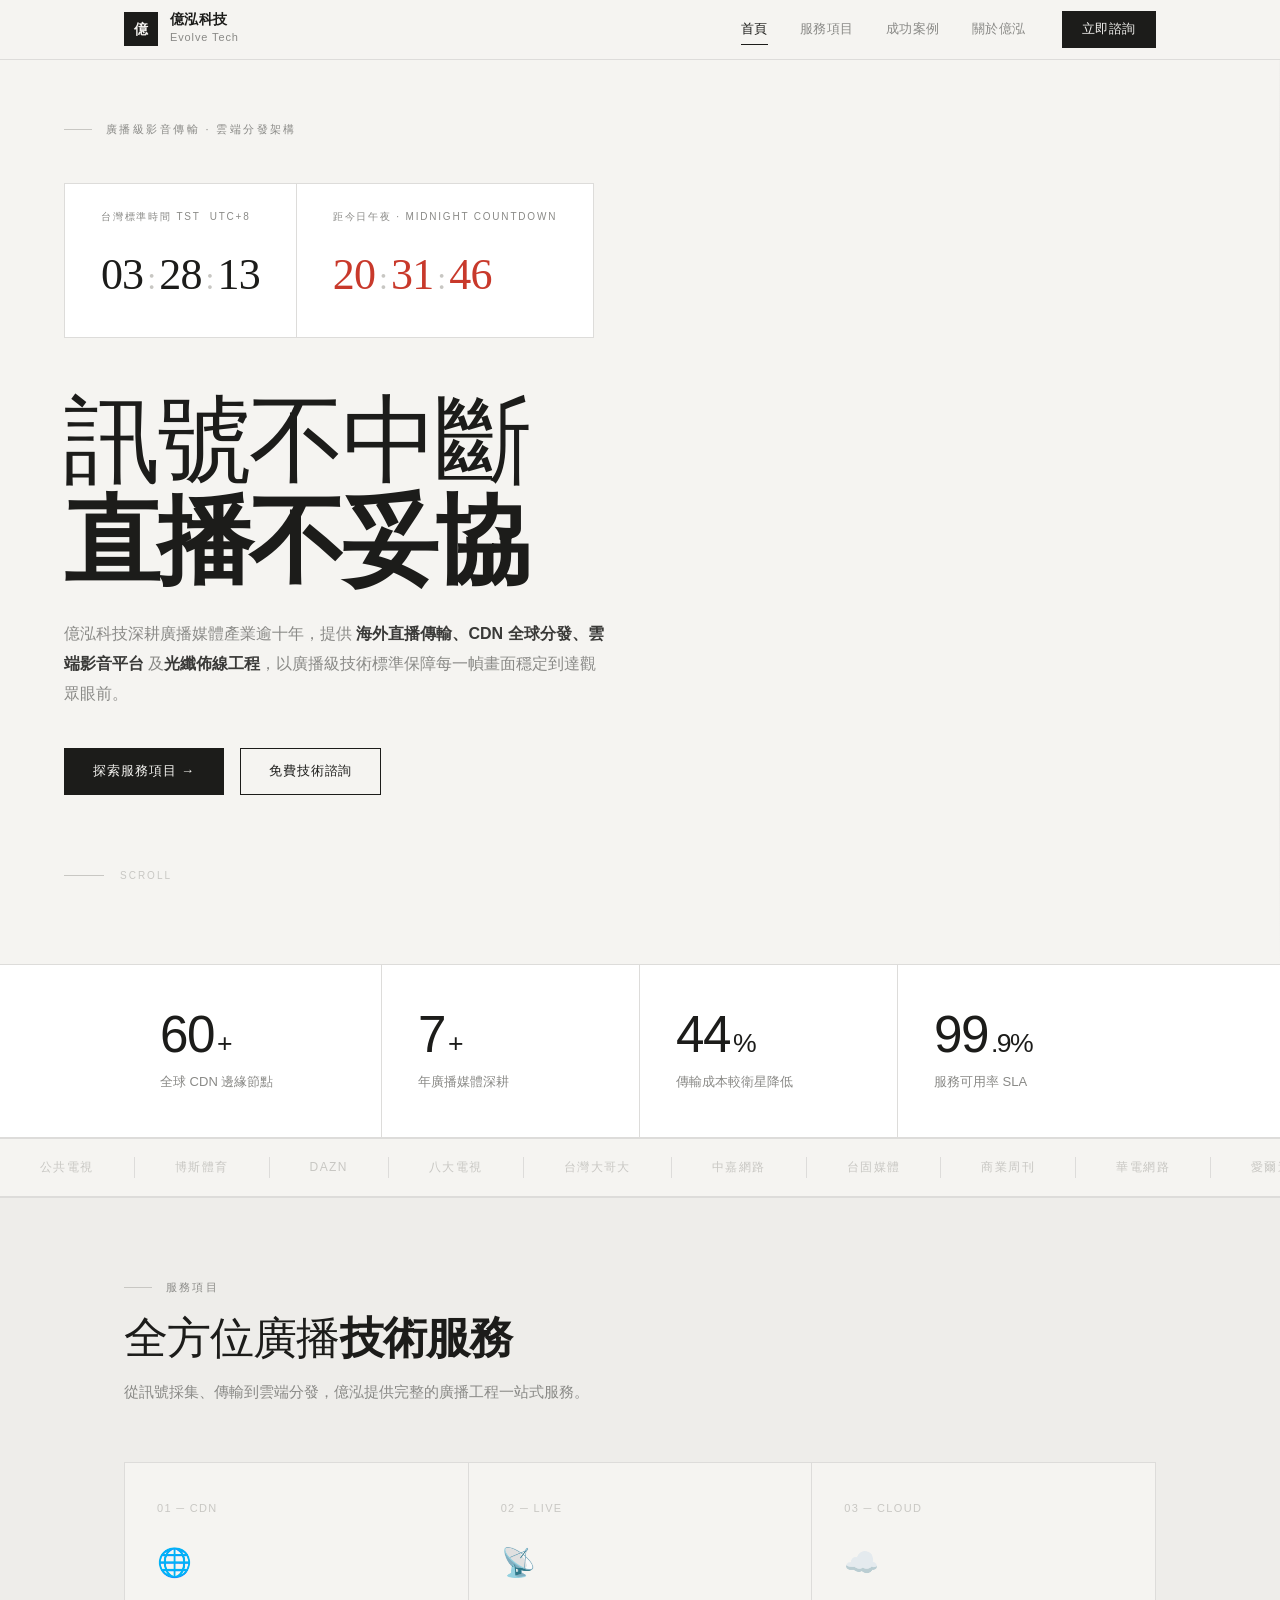
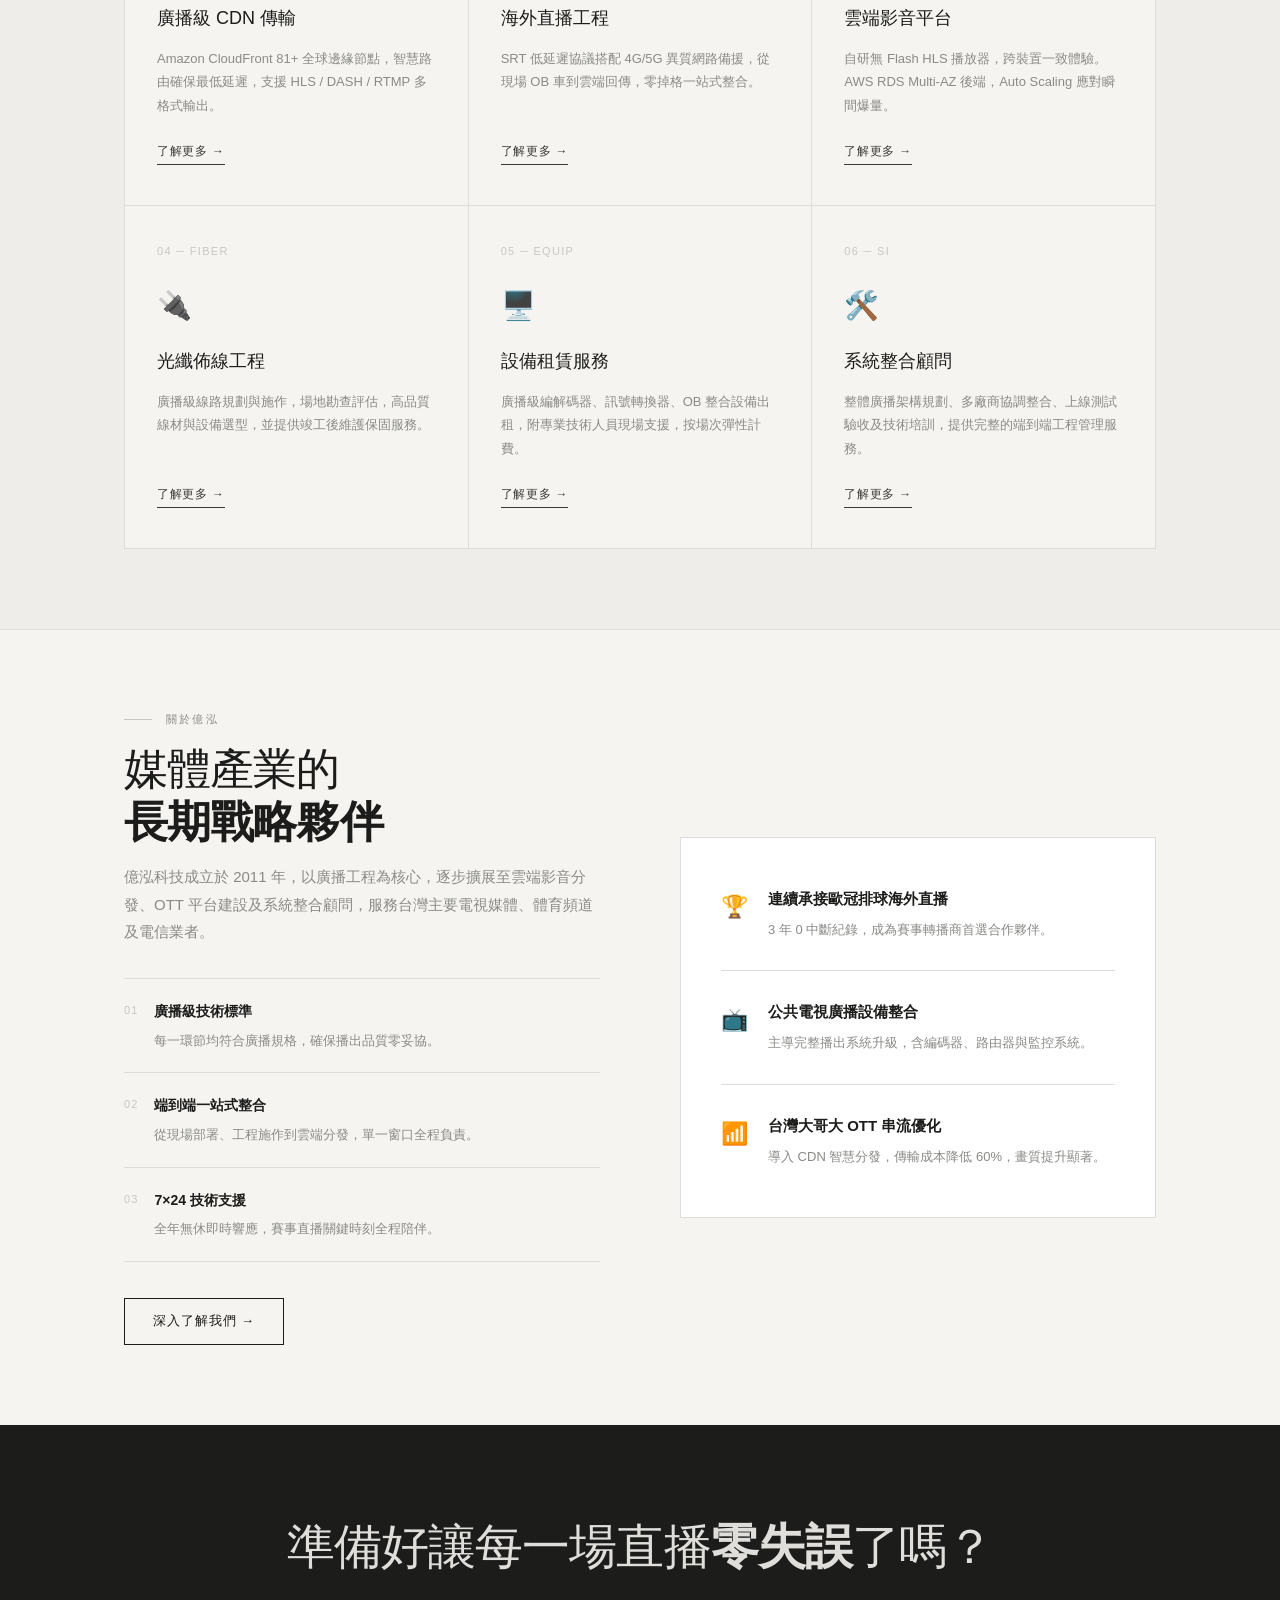
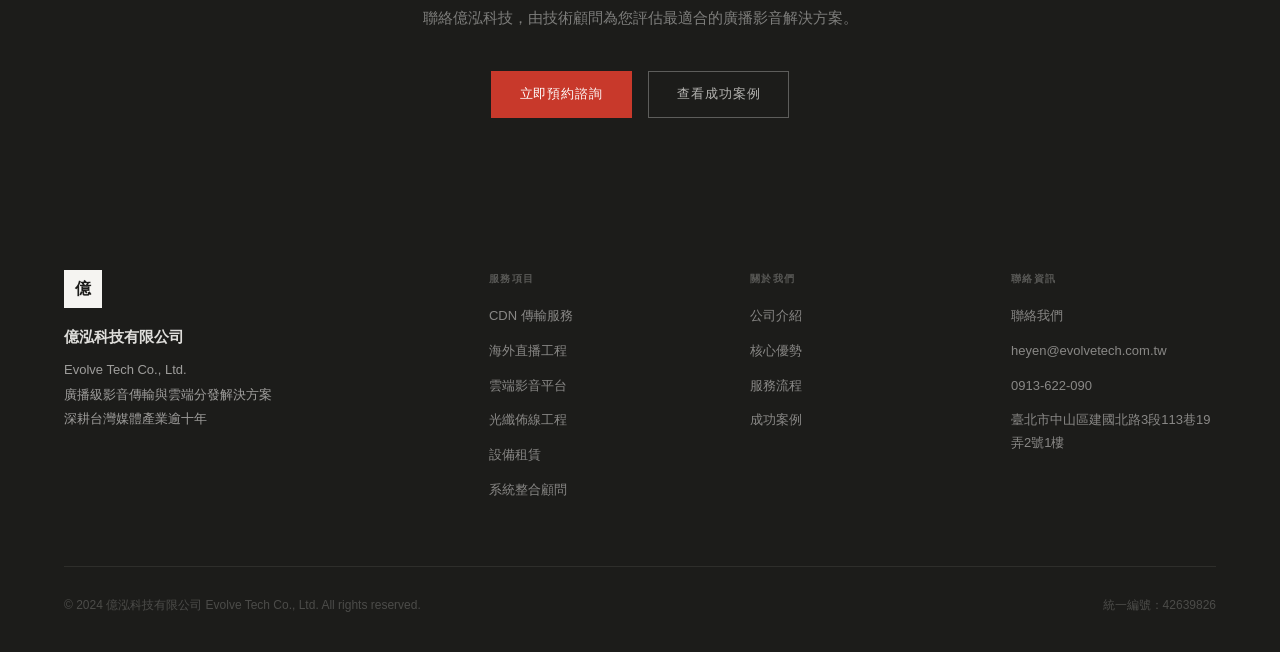
<file: index.html>
<!DOCTYPE html>
<html lang="zh-Hant">
<head>
  <meta charset="UTF-8" />
  <meta name="viewport" content="width=device-width, initial-scale=1.0" />
  <title>億泓科技有限公司 | 廣播級影音傳輸</title>
  <meta name="description" content="億泓科技提供廣播級 CDN 傳輸、海外直播工程、雲端影音平台及光纖佈線，為媒體產業提供零中斷的專業影音解決方案。" />
  <link rel="stylesheet" href="style.css" />
  <style>
    /* ── HERO ── */
    #hero {
      min-height: 100vh;
      display: flex; flex-direction: column; justify-content: center;
      padding: calc(var(--nav-h) + 60px) var(--pad-x) 80px;
      position: relative; overflow: hidden;
    }
    .hero-inner { max-width: var(--max-w); margin: 0 auto; width: 100%; }

    .hero-label {
      font-size: 11px; letter-spacing: .22em; color: var(--gray);
      display: flex; align-items: center; gap: 14px; margin-bottom: 44px;
    }
    .hero-label::before { content: ''; width: 28px; height: 1px; background: var(--lgray); }

    /* clock block */
    .clock-block {
      display: flex; align-items: flex-start; gap: 0;
      margin-bottom: 52px;
      border: 1px solid var(--border); background: var(--white);
      width: fit-content;
    }
    .clock-half {
      padding: 24px 36px;
    }
    .clock-half + .clock-half { border-left: 1px solid var(--border); }
    .clock-tag {
      font-size: 10px; letter-spacing: .18em; color: var(--gray);
      display: block; margin-bottom: 10px; text-transform: uppercase;
    }
    .clock-digits {
      display: flex; align-items: baseline; gap: 2px;
      font-size: 44px; font-weight: 200; letter-spacing: -.02em;
      color: var(--ink); font-variant-numeric: tabular-nums;
      font-family: 'Helvetica Neue', 'Georgia', serif;
    }
    .clock-digits .sep {
      font-size: 32px; color: var(--lgray); margin: 0 2px;
      animation: blinkDot 1s step-end infinite;
    }
    .clock-digits .unit {
      font-size: 12px; letter-spacing: .1em; color: var(--gray);
      margin-left: 4px; font-weight: 400; align-self: flex-end; padding-bottom: 5px;
    }
    .clock-red { color: var(--red) !important; }

    /* hero title */
    .hero-title {
      font-size: clamp(48px, 7.5vw, 96px);
      font-weight: 200; letter-spacing: -.035em; line-height: 1.05;
      margin-bottom: 28px; color: var(--ink);
    }
    .hero-title strong { font-weight: 700; }

    .hero-sub {
      font-size: 16px; color: var(--gray); max-width: 540px;
      line-height: 1.85; margin-bottom: 40px;
    }
    .hero-sub strong { color: var(--ink2); font-weight: 600; }

    .hero-btns { display: flex; gap: 16px; flex-wrap: wrap; margin-bottom: 72px; }

    .hero-scroll {
      display: flex; align-items: center; gap: 16px;
      font-size: 10px; letter-spacing: .2em; color: var(--lgray);
    }
    .hero-scroll-line {
      width: 40px; height: 1px; background: var(--lgray);
    }

    /* decorative grid line */
    #hero::before {
      content: '';
      position: absolute; right: 0; top: 0; bottom: 0; width: 1px;
      background: linear-gradient(to bottom, transparent, var(--border) 20%, var(--border) 80%, transparent);
      opacity: .5;
    }

    /* ── SERVICE CARDS ── */
    .svc-grid {
      display: grid; grid-template-columns: repeat(3, 1fr); gap: 1px;
      background: var(--border); border: 1px solid var(--border);
    }
    .svc-card {
      background: var(--bg); padding: 36px 32px 40px;
      display: flex; flex-direction: column; transition: background .2s;
    }
    .svc-card:hover { background: var(--white); }
    .svc-num {
      font-size: 11px; letter-spacing: .12em; color: var(--lgray); margin-bottom: 20px;
    }
    .svc-icon { font-size: 28px; margin-bottom: 16px; }
    .svc-card h3 { font-size: 18px; font-weight: 400; margin-bottom: 12px; }
    .svc-card p  { font-size: 13px; color: var(--gray); line-height: 1.8; flex: 1; }
    .svc-more {
      display: inline-flex; align-items: center; gap: 6px;
      font-size: 12px; letter-spacing: .06em; color: var(--ink2);
      margin-top: 24px; border-bottom: 1px solid var(--ink2);
      padding-bottom: 2px; align-self: flex-start;
      transition: color .2s, border-color .2s;
    }
    .svc-more:hover { color: var(--red); border-color: var(--red); }

    /* ── ABOUT SNIPPET ── */
    .about-split {
      display: grid; grid-template-columns: 1fr 1fr; gap: 80px; align-items: center;
    }
    .about-points { list-style: none; margin-top: 32px; }
    .about-points li {
      display: flex; align-items: flex-start; gap: 16px;
      padding: 20px 0; border-bottom: 1px solid var(--border); font-size: 14px;
    }
    .about-points li:first-child { border-top: 1px solid var(--border); }
    .about-point-num { font-size: 11px; color: var(--lgray); letter-spacing: .1em; flex-shrink: 0; padding-top: 2px; }
    .about-point-text strong { display: block; font-weight: 600; margin-bottom: 4px; }
    .about-point-text span { font-size: 13px; color: var(--gray); }

    .about-visual {
      background: var(--white); border: 1px solid var(--border);
      padding: 48px 40px; display: flex; flex-direction: column; gap: 28px;
    }
    .av-row { display: flex; gap: 20px; align-items: flex-start; }
    .av-icon { font-size: 22px; flex-shrink: 0; margin-top: 2px; }
    .av-text strong { display: block; font-size: 15px; margin-bottom: 4px; }
    .av-text span   { font-size: 13px; color: var(--gray); line-height: 1.7; }
    .av-divider     { height: 1px; background: var(--border); }

    /* ── CTA STRIP ── */
    .cta-strip {
      background: var(--ink); padding: 80px var(--pad-x);
      text-align: center;
    }
    .cta-strip-inner { max-width: var(--max-w); margin: 0 auto; }
    .cta-strip h2 {
      font-size: clamp(28px, 4vw, 48px); font-weight: 200;
      letter-spacing: -.02em; color: rgba(245,244,241,.9); margin-bottom: 16px;
    }
    .cta-strip h2 strong { font-weight: 700; }
    .cta-strip p { font-size: 15px; color: rgba(245,244,241,.45); margin-bottom: 40px; }
    .cta-btns { display: flex; gap: 16px; justify-content: center; flex-wrap: wrap; }

    /* ── RESPONSIVE ── */
    @media (max-width: 900px) {
      .svc-grid { grid-template-columns: 1fr; }
      .about-split { grid-template-columns: 1fr; gap: 40px; }
      .clock-digits { font-size: 32px; }
    }
    @media (max-width: 600px) {
      .clock-block { flex-direction: column; width: 100%; }
      .clock-half + .clock-half { border-left: none; border-top: 1px solid var(--border); }
      .hero-btns { flex-direction: column; }
      .hero-btns .btn { width: 100%; justify-content: center; }
    }
  </style>
</head>
<body>

<!-- ── NAV ────────────────────────────────── -->
<nav id="nav">
  <div class="nav-inner">
    <a class="nav-logo" href="index.html">
      <div class="nav-logo-icon">億</div>
      <div class="nav-logo-text">
        <div class="nm">億泓科技</div>
        <div class="en">Evolve Tech</div>
      </div>
    </a>
    <div class="nav-links">
      <a href="index.html" class="active">首頁</a>
      <a href="services.html">服務項目</a>
      <a href="cases.html">成功案例</a>
      <a href="about.html">關於億泓</a>
      <a href="contact.html" class="nav-cta">立即諮詢</a>
    </div>
    <button class="nav-ham" id="ham" aria-label="選單">
      <span></span><span></span><span></span>
    </button>
  </div>
</nav>
<div id="nav-mobile">
  <a href="index.html" class="active">首頁</a>
  <a href="services.html">服務項目</a>
  <a href="cases.html">成功案例</a>
  <a href="about.html">關於億泓</a>
  <a href="contact.html" class="m-cta">立即諮詢</a>
</div>

<!-- ── HERO ───────────────────────────────── -->
<section id="hero">
  <div class="hero-inner">

    <p class="hero-label fbi">廣播級影音傳輸 · 雲端分發架構</p>

    <!-- 台灣標準時間 + 倒數 -->
    <div class="clock-block fbi">
      <div class="clock-half">
        <span class="clock-tag">台灣標準時間 TST &nbsp;UTC+8</span>
        <div class="clock-digits">
          <span id="th">00</span><span class="sep">:</span>
          <span id="tm">00</span><span class="sep">:</span>
          <span id="ts">00</span>
        </div>
      </div>
      <div class="clock-half">
        <span class="clock-tag">距今日午夜 · MIDNIGHT COUNTDOWN</span>
        <div class="clock-digits">
          <span id="ch" class="clock-red">00</span><span class="sep">:</span>
          <span id="cm" class="clock-red">00</span><span class="sep">:</span>
          <span id="cs" class="clock-red">00</span>
        </div>
      </div>
    </div>

    <h1 class="hero-title fbi">
      訊號不中斷<br>
      <strong>直播不妥協</strong>
    </h1>

    <p class="hero-sub fbi">
      億泓科技深耕廣播媒體產業逾十年，提供
      <strong>海外直播傳輸、CDN 全球分發、雲端影音平台</strong>
      及<strong>光纖佈線工程</strong>，以廣播級技術標準保障每一幀畫面穩定到達觀眾眼前。
    </p>

    <div class="hero-btns fbi">
      <a href="services.html" class="btn btn-solid">探索服務項目 →</a>
      <a href="contact.html" class="btn">免費技術諮詢</a>
    </div>

    <div class="hero-scroll fbi">
      <div class="hero-scroll-line"></div>
      <span>SCROLL</span>
    </div>

  </div>
</section>

<!-- ── STATS BAND ─────────────────────────── -->
<div class="stats-band">
  <div class="stats-inner">
    <div class="stat-item fbi">
      <div class="stat-num"><span data-target="81">0</span><em>+</em></div>
      <div class="stat-label">全球 CDN 邊緣節點</div>
    </div>
    <div class="stat-item fbi">
      <div class="stat-num"><span data-target="10">0</span><em>+</em></div>
      <div class="stat-label">年廣播媒體深耕</div>
    </div>
    <div class="stat-item fbi">
      <div class="stat-num"><span data-target="60">0</span><em>%</em></div>
      <div class="stat-label">傳輸成本較衛星降低</div>
    </div>
    <div class="stat-item fbi">
      <div class="stat-num">99<em>.9%</em></div>
      <div class="stat-label">服務可用率 SLA</div>
    </div>
  </div>
</div>

<!-- ── CLIENT MARQUEE ─────────────────────── -->
<div class="marquee-wrap">
  <div class="marquee-track">
    <span class="marquee-item">公共電視</span>
    <span class="marquee-item">博斯體育</span>
    <span class="marquee-item">DAZN</span>
    <span class="marquee-item">八大電視</span>
    <span class="marquee-item">台灣大哥大</span>
    <span class="marquee-item">中嘉網路</span>
    <span class="marquee-item">台固媒體</span>
    <span class="marquee-item">商業周刊</span>
    <span class="marquee-item">華電網路</span>
    <span class="marquee-item">愛爾達體育</span>
    <span class="marquee-item">緯來體育</span>
    <span class="marquee-item">民視</span>
    <!-- duplicate for seamless loop -->
    <span class="marquee-item">公共電視</span>
    <span class="marquee-item">博斯體育</span>
    <span class="marquee-item">DAZN</span>
    <span class="marquee-item">八大電視</span>
    <span class="marquee-item">台灣大哥大</span>
    <span class="marquee-item">中嘉網路</span>
    <span class="marquee-item">台固媒體</span>
    <span class="marquee-item">商業周刊</span>
    <span class="marquee-item">華電網路</span>
    <span class="marquee-item">愛爾達體育</span>
    <span class="marquee-item">緯來體育</span>
    <span class="marquee-item">民視</span>
  </div>
</div>

<!-- ── SERVICE PREVIEW ────────────────────── -->
<section style="background:var(--bg2); padding:80px 0; border-top:1px solid var(--border); border-bottom:1px solid var(--border);">
  <div class="sec" style="padding-top:0; padding-bottom:0;">
    <div class="sec-hd">
      <div class="sec-label fbi">服務項目</div>
      <h2 class="sec-title fbi">全方位廣播<strong>技術服務</strong></h2>
      <p class="sec-desc fbi">從訊號採集、傳輸到雲端分發，億泓提供完整的廣播工程一站式服務。</p>
    </div>
    <div class="svc-grid">
      <div class="svc-card fbi">
        <div class="svc-num">01 ─ CDN</div>
        <div class="svc-icon">🌐</div>
        <h3>廣播級 CDN 傳輸</h3>
        <p>Amazon CloudFront 81+ 全球邊緣節點，智慧路由確保最低延遲，支援 HLS / DASH / RTMP 多格式輸出。</p>
        <a href="services.html#cdn" class="svc-more">了解更多 →</a>
      </div>
      <div class="svc-card fbi">
        <div class="svc-num">02 ─ LIVE</div>
        <div class="svc-icon">📡</div>
        <h3>海外直播工程</h3>
        <p>SRT 低延遲協議搭配 4G/5G 異質網路備援，從現場 OB 車到雲端回傳，零掉格一站式整合。</p>
        <a href="services.html#live" class="svc-more">了解更多 →</a>
      </div>
      <div class="svc-card fbi">
        <div class="svc-num">03 ─ CLOUD</div>
        <div class="svc-icon">☁️</div>
        <h3>雲端影音平台</h3>
        <p>自研無 Flash HLS 播放器，跨裝置一致體驗。AWS RDS Multi-AZ 後端，Auto Scaling 應對瞬間爆量。</p>
        <a href="services.html#cloud" class="svc-more">了解更多 →</a>
      </div>
      <div class="svc-card fbi">
        <div class="svc-num">04 ─ FIBER</div>
        <div class="svc-icon">🔌</div>
        <h3>光纖佈線工程</h3>
        <p>廣播級線路規劃與施作，場地勘查評估，高品質線材與設備選型，並提供竣工後維護保固服務。</p>
        <a href="services.html#fiber" class="svc-more">了解更多 →</a>
      </div>
      <div class="svc-card fbi">
        <div class="svc-num">05 ─ EQUIP</div>
        <div class="svc-icon">🖥️</div>
        <h3>設備租賃服務</h3>
        <p>廣播級編解碼器、訊號轉換器、OB 整合設備出租，附專業技術人員現場支援，按場次彈性計費。</p>
        <a href="services.html#equip" class="svc-more">了解更多 →</a>
      </div>
      <div class="svc-card fbi">
        <div class="svc-num">06 ─ SI</div>
        <div class="svc-icon">🛠️</div>
        <h3>系統整合顧問</h3>
        <p>整體廣播架構規劃、多廠商協調整合、上線測試驗收及技術培訓，提供完整的端到端工程管理服務。</p>
        <a href="services.html#si" class="svc-more">了解更多 →</a>
      </div>
    </div>
  </div>
</section>

<!-- ── ABOUT SNIPPET ──────────────────────── -->
<section>
  <div class="sec">
    <div class="about-split">
      <div>
        <div class="sec-label fbi">關於億泓</div>
        <h2 class="sec-title fbi">媒體產業的<br><strong>長期戰略夥伴</strong></h2>
        <p class="sec-desc fbi" style="margin-bottom:12px;">
          億泓科技成立於 2011 年，以廣播工程為核心，逐步擴展至雲端影音分發、OTT 平台建設及系統整合顧問，服務台灣主要電視媒體、體育頻道及電信業者。
        </p>
        <ul class="about-points">
          <li class="fbi">
            <span class="about-point-num">01</span>
            <div class="about-point-text">
              <strong>廣播級技術標準</strong>
              <span>每一環節均符合廣播規格，確保播出品質零妥協。</span>
            </div>
          </li>
          <li class="fbi">
            <span class="about-point-num">02</span>
            <div class="about-point-text">
              <strong>端到端一站式整合</strong>
              <span>從現場部署、工程施作到雲端分發，單一窗口全程負責。</span>
            </div>
          </li>
          <li class="fbi">
            <span class="about-point-num">03</span>
            <div class="about-point-text">
              <strong>7×24 技術支援</strong>
              <span>全年無休即時響應，賽事直播關鍵時刻全程陪伴。</span>
            </div>
          </li>
        </ul>
        <div style="margin-top:36px;" class="fbi">
          <a href="about.html" class="btn">深入了解我們 →</a>
        </div>
      </div>
      <div class="about-visual fbi">
        <div class="av-row">
          <span class="av-icon">🏆</span>
          <div class="av-text">
            <strong>連續承接歐冠排球海外直播</strong>
            <span>3 年 0 中斷紀錄，成為賽事轉播商首選合作夥伴。</span>
          </div>
        </div>
        <div class="av-divider"></div>
        <div class="av-row">
          <span class="av-icon">📺</span>
          <div class="av-text">
            <strong>公共電視廣播設備整合</strong>
            <span>主導完整播出系統升級，含編碼器、路由器與監控系統。</span>
          </div>
        </div>
        <div class="av-divider"></div>
        <div class="av-row">
          <span class="av-icon">📶</span>
          <div class="av-text">
            <strong>台灣大哥大 OTT 串流優化</strong>
            <span>導入 CDN 智慧分發，傳輸成本降低 60%，畫質提升顯著。</span>
          </div>
        </div>
      </div>
    </div>
  </div>
</section>

<!-- ── CTA STRIP ───────────────────────────── -->
<div class="cta-strip">
  <div class="cta-strip-inner">
    <h2 class="fbi">準備好讓每一場直播<strong>零失誤</strong>了嗎？</h2>
    <p class="fbi">聯絡億泓科技，由技術顧問為您評估最適合的廣播影音解決方案。</p>
    <div class="cta-btns fbi">
      <a href="contact.html" class="btn btn-red">立即預約諮詢</a>
      <a href="cases.html" class="btn btn-ghost">查看成功案例</a>
    </div>
  </div>
</div>

<!-- ── FOOTER ──────────────────────────────── -->
<footer>
  <div class="footer-inner">
    <div class="footer-top">
      <div>
        <div class="f-logo-icon">億</div>
        <div class="f-logo-name">億泓科技有限公司</div>
        <div class="f-logo-desc">
          Evolve Tech Co., Ltd.<br>
          廣播級影音傳輸與雲端分發解決方案<br>
          深耕台灣媒體產業逾十年
        </div>
      </div>
      <div class="f-col">
        <h4>服務項目</h4>
        <a href="services.html#cdn">CDN 傳輸服務</a>
        <a href="services.html#live">海外直播工程</a>
        <a href="services.html#cloud">雲端影音平台</a>
        <a href="services.html#fiber">光纖佈線工程</a>
        <a href="services.html#equip">設備租賃</a>
        <a href="services.html#si">系統整合顧問</a>
      </div>
      <div class="f-col">
        <h4>關於我們</h4>
        <a href="about.html">公司介紹</a>
        <a href="about.html#strengths">核心優勢</a>
        <a href="about.html#workflow">服務流程</a>
        <a href="cases.html">成功案例</a>
      </div>
      <div class="f-col">
        <h4>聯絡資訊</h4>
        <a href="contact.html">聯絡我們</a>
        <a href="mailto:heyen@evolvetech.com.tw">heyen@evolvetech.com.tw</a>
        <a href="tel:0913-622-090">0913-622-090</a>
        <a href="#">臺北市中山區建國北路3段113巷19弄2號1樓</a>
      </div>
    </div>
    <div class="footer-bottom">
      <span>© 2024 億泓科技有限公司 Evolve Tech Co., Ltd. All rights reserved.</span>
      <span>統一編號：42639826</span>
    </div>
  </div>
</footer>

<script>
  /* ── Taiwan Standard Time (UTC+8) ── */
  function getTST() {
    const now = new Date();
    return new Date(now.getTime() + now.getTimezoneOffset() * 60000 + 28800000);
  }
  function pad2(n) { return String(n).padStart(2, '0'); }

  function tickClock() {
    const t = getTST();
    const h = t.getHours(), m = t.getMinutes(), s = t.getSeconds();
    document.getElementById('th').textContent = pad2(h);
    document.getElementById('tm').textContent = pad2(m);
    document.getElementById('ts').textContent = pad2(s);
    // countdown to midnight
    const rem = (23 - h) * 3600 + (59 - m) * 60 + (59 - s);
    document.getElementById('ch').textContent = pad2(Math.floor(rem / 3600));
    document.getElementById('cm').textContent = pad2(Math.floor((rem % 3600) / 60));
    document.getElementById('cs').textContent = pad2(rem % 60);
  }
  tickClock();
  setInterval(tickClock, 1000);

  /* ── Hamburger ── */
  const ham = document.getElementById('ham');
  const mob = document.getElementById('nav-mobile');
  ham.addEventListener('click', () => {
    ham.classList.toggle('open');
    mob.classList.toggle('open');
  });

  /* ── Scroll reveal + counter ── */
  const io = new IntersectionObserver(entries => {
    entries.forEach((e, i) => {
      if (!e.isIntersecting) return;
      const el = e.target;
      // stagger siblings
      const siblings = el.parentElement.querySelectorAll('.fbi');
      let delay = 0;
      siblings.forEach((s, idx) => { if (s === el) delay = idx * 0.08; });
      el.style.animationDelay = delay + 's';
      el.classList.add('go');
      // count-up
      const num = el.querySelector('[data-target]');
      if (num) {
        const target = +num.dataset.target;
        const dur = 1200;
        const start = performance.now();
        function step(now) {
          const p = Math.min((now - start) / dur, 1);
          num.textContent = Math.round(p * target);
          if (p < 1) requestAnimationFrame(step);
        }
        requestAnimationFrame(step);
      }
      io.unobserve(el);
    });
  }, { threshold: 0.12 });

  document.querySelectorAll('.fbi').forEach(el => io.observe(el));
</script>
</body>
</html>
</file>
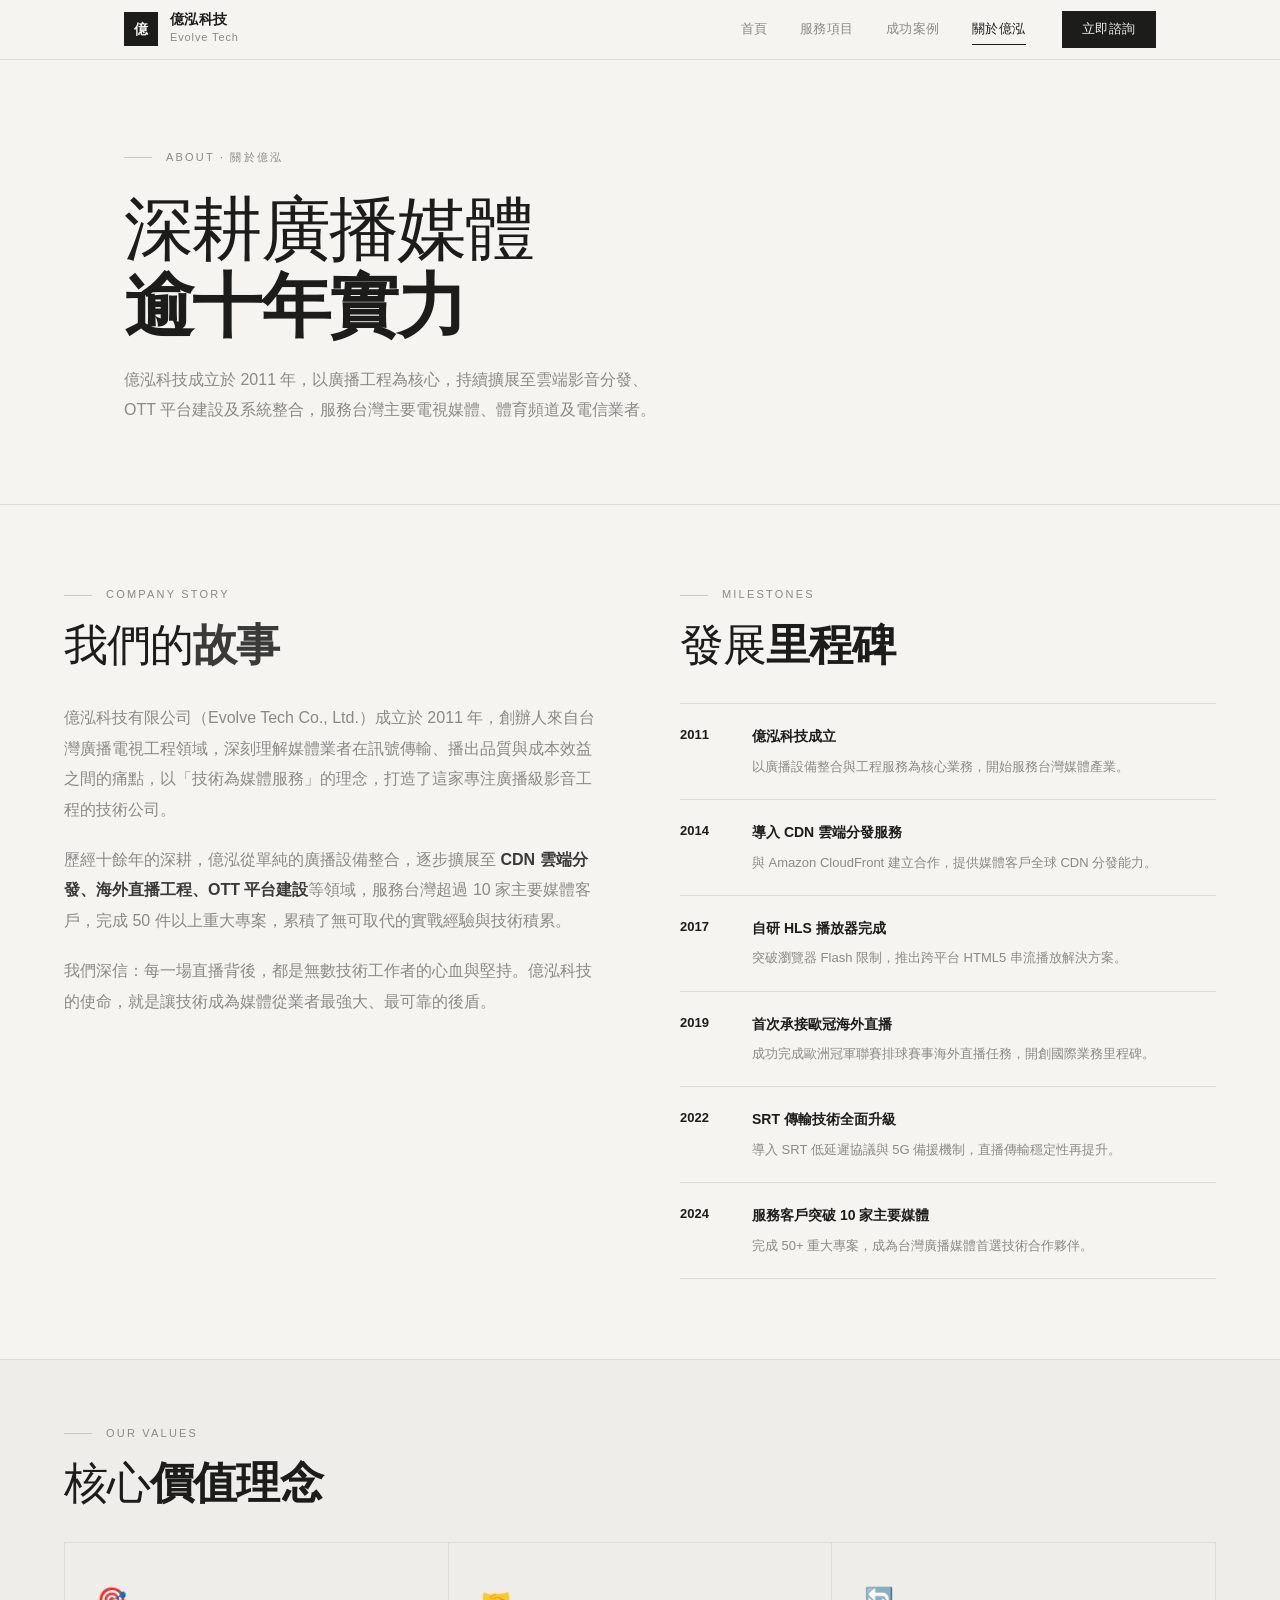
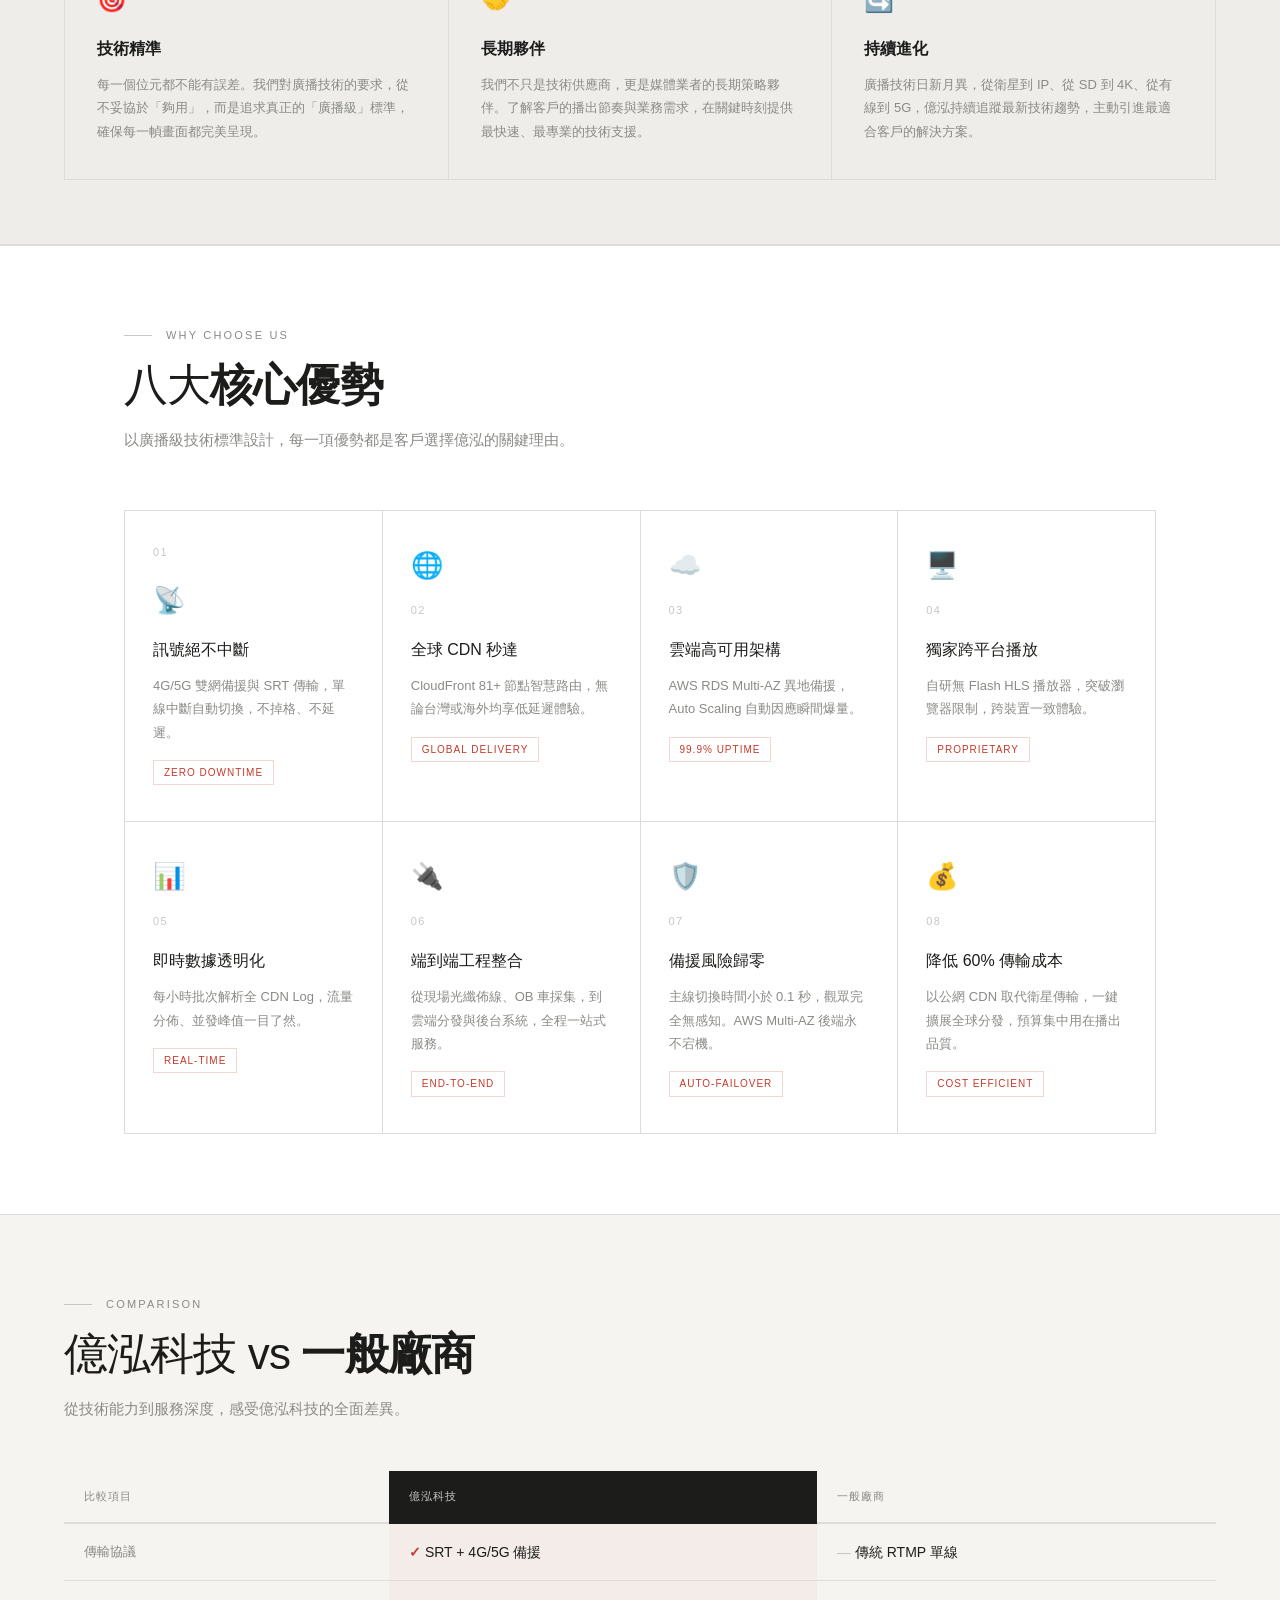
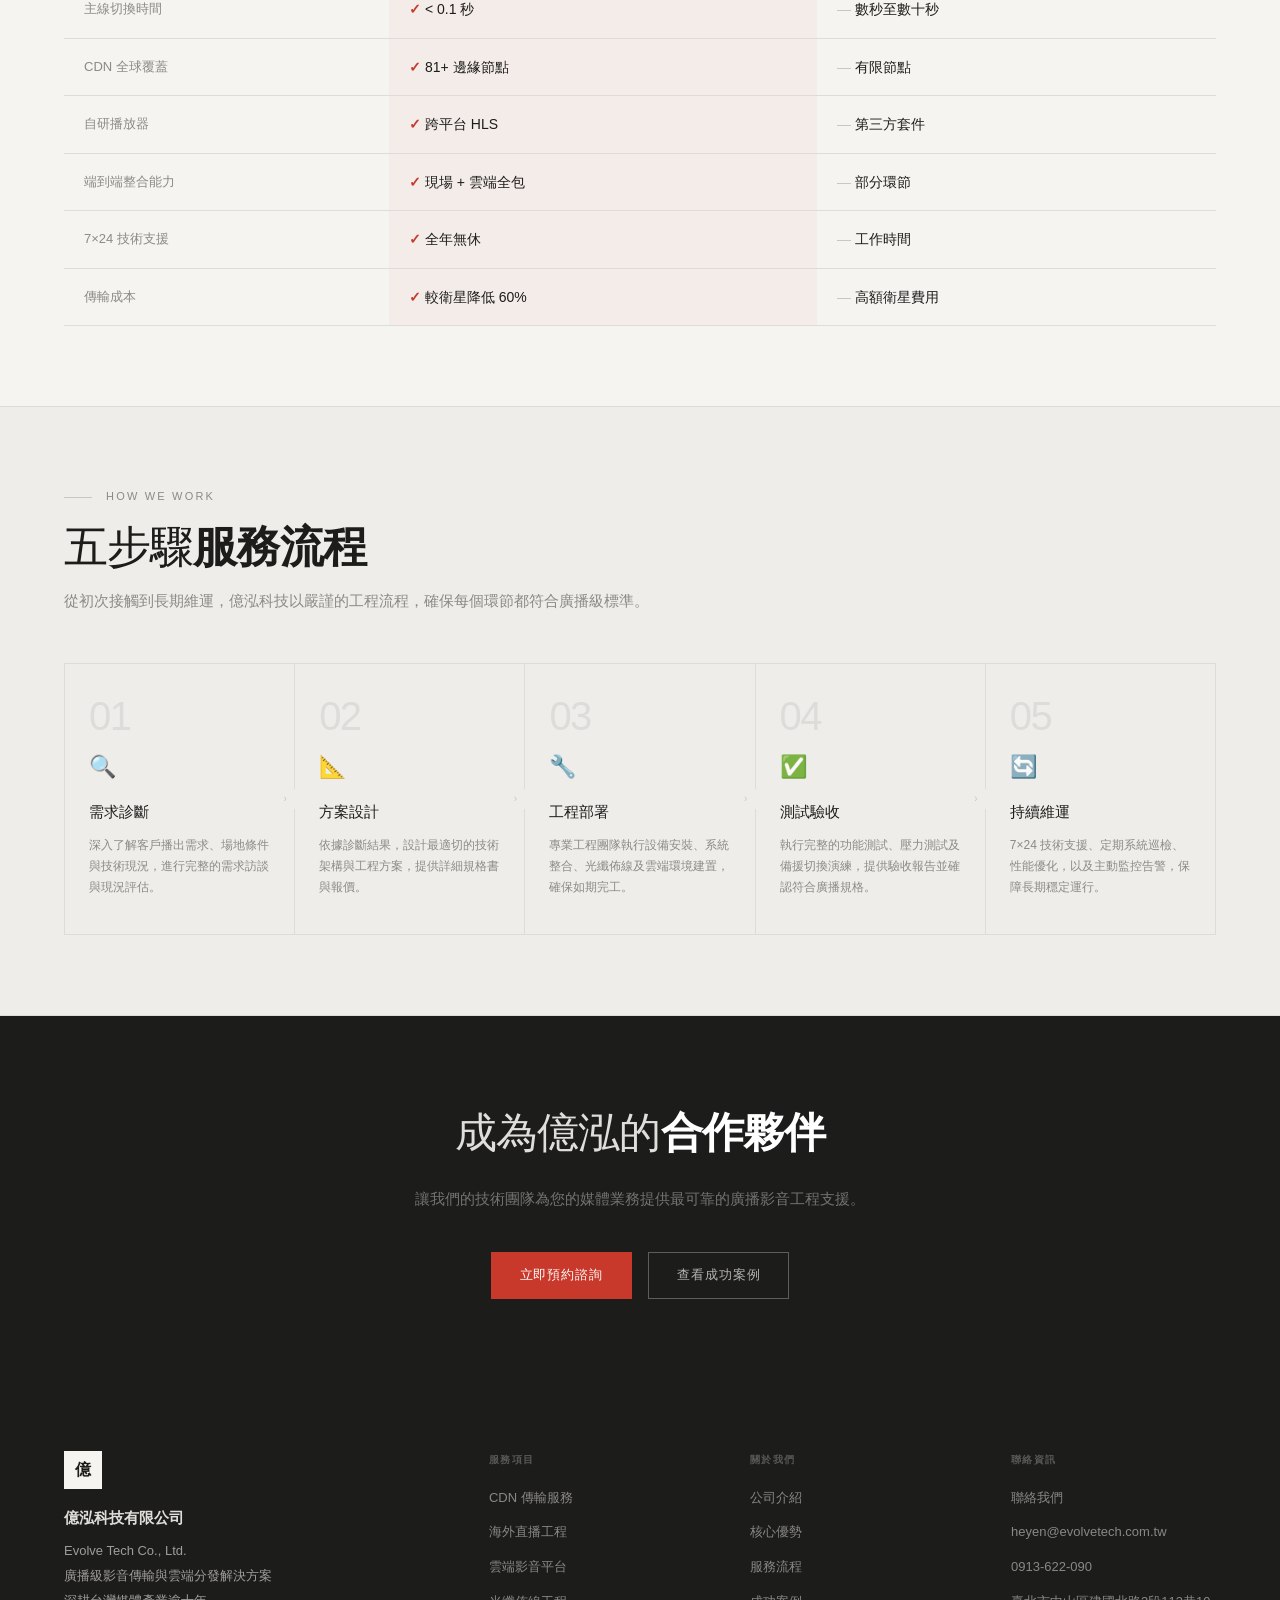
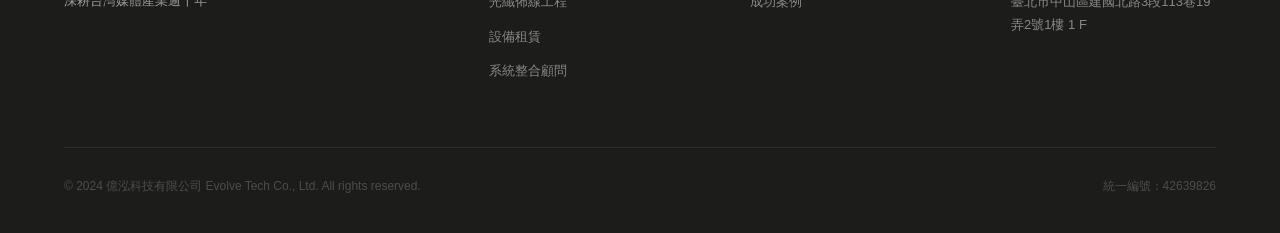
<file: about.html>
<!DOCTYPE html>
<html lang="zh-Hant">
<head>
  <meta charset="UTF-8" />
  <meta name="viewport" content="width=device-width, initial-scale=1.0" />
  <title>關於億泓 | 億泓科技有限公司</title>
  <meta name="description" content="億泓科技成立於2011年，深耕台灣廣播媒體產業逾十年，提供廣播級影音傳輸與雲端分發解決方案。" />
  <link rel="stylesheet" href="style.css" />
  <style>
    /* ── STORY ── */
    .story-section {
      padding: 80px var(--pad-x);
      border-bottom: 1px solid var(--border);
    }
    .story-inner {
      max-width: var(--max-w); margin: 0 auto;
      display: grid; grid-template-columns: 1fr 1fr; gap: 80px; align-items: start;
    }
    .story-text p { font-size: 16px; color: var(--gray); line-height: 1.9; margin-bottom: 20px; }
    .story-text p:last-child { margin-bottom: 0; }
    .story-text strong { color: var(--ink2); font-weight: 600; }

    .timeline { margin-top: 0; }
    .tl-item {
      display: flex; gap: 24px; padding: 20px 0;
      border-bottom: 1px solid var(--border);
    }
    .tl-item:first-child { border-top: 1px solid var(--border); }
    .tl-year { font-size: 13px; font-weight: 600; color: var(--ink); flex-shrink: 0; width: 48px; }
    .tl-content strong { display: block; font-size: 14px; margin-bottom: 4px; }
    .tl-content span  { font-size: 13px; color: var(--gray); line-height: 1.6; }

    /* ── MISSION ── */
    .mission-strip {
      background: var(--bg2); border-bottom: 1px solid var(--border);
      padding: 64px var(--pad-x);
    }
    .mission-inner {
      max-width: var(--max-w); margin: 0 auto;
      display: grid; grid-template-columns: repeat(3,1fr); gap: 1px;
      background: var(--border); border: 1px solid var(--border);
    }
    .mission-card { background: var(--bg2); padding: 36px 32px; }
    .mission-card-icon { font-size: 24px; margin-bottom: 14px; }
    .mission-card h3 { font-size: 16px; font-weight: 600; margin-bottom: 10px; }
    .mission-card p  { font-size: 13px; color: var(--gray); line-height: 1.8; }

    /* ── STRENGTHS ── */
    #strengths { background: var(--white); }
    .str-grid {
      display: grid; grid-template-columns: repeat(4,1fr); gap: 1px;
      background: var(--border); border: 1px solid var(--border);
    }
    .str-card {
      background: var(--white); padding: 32px 28px 36px;
      transition: background .2s;
    }
    .str-card:hover { background: var(--bg2); }
    .str-card-num { font-size: 11px; letter-spacing: .12em; color: var(--lgray); margin-bottom: 16px; }
    .str-card-icon { font-size: 26px; margin-bottom: 12px; }
    .str-card h3 { font-size: 16px; font-weight: 500; margin-bottom: 10px; }
    .str-card p  { font-size: 13px; color: var(--gray); line-height: 1.8; }
    .str-card-tag {
      margin-top: 16px; display: inline-flex;
      font-size: 10px; letter-spacing: .1em; color: var(--red);
      border: 1px solid rgba(200,57,43,.2); padding: 3px 10px;
    }

    /* ── WHY US ── */
    .why-section {
      padding: 80px var(--pad-x);
      border-top: 1px solid var(--border);
    }
    .why-inner { max-width: var(--max-w); margin: 0 auto; }
    .compare-table { width: 100%; border-collapse: collapse; margin-top: 48px; }
    .compare-table th {
      padding: 16px 20px; text-align: left;
      font-size: 11px; letter-spacing: .1em; color: var(--gray);
      border-bottom: 2px solid var(--border); font-weight: 400;
    }
    .compare-table th.ours {
      background: var(--ink); color: rgba(245,244,241,.8);
      border-bottom-color: var(--ink);
    }
    .compare-table td {
      padding: 16px 20px; font-size: 14px;
      border-bottom: 1px solid var(--border); vertical-align: middle;
    }
    .compare-table td.ours { background: rgba(200,57,43,.04); }
    .compare-table td:first-child { color: var(--gray); font-size: 13px; }
    .check { color: var(--red); font-weight: 700; }
    .cross { color: var(--lgray); }

    /* ── WORKFLOW ── */
    #workflow {
      background: var(--bg2);
      border-top: 1px solid var(--border);
      border-bottom: 1px solid var(--border);
      padding: 80px var(--pad-x);
    }
    .wf-inner { max-width: var(--max-w); margin: 0 auto; }
    .wf-steps {
      display: grid; grid-template-columns: repeat(5,1fr); gap: 1px;
      background: var(--border); border: 1px solid var(--border);
      margin-top: 48px;
    }
    .wf-step {
      background: var(--bg2); padding: 32px 24px 36px;
      position: relative;
    }
    .wf-step-n {
      font-size: 40px; font-weight: 200; color: var(--border);
      letter-spacing: -.04em; line-height: 1; margin-bottom: 12px;
    }
    .wf-step-icon { font-size: 22px; margin-bottom: 12px; }
    .wf-step h3 { font-size: 15px; font-weight: 500; margin-bottom: 10px; }
    .wf-step p  { font-size: 12px; color: var(--gray); line-height: 1.75; }
    .wf-arrow {
      position: absolute; right: -1px; top: 50%; transform: translateY(-50%);
      width: 20px; height: 20px; background: var(--bg2);
      display: flex; align-items: center; justify-content: center;
      font-size: 10px; color: var(--lgray); z-index: 1;
    }
    .wf-step:last-child .wf-arrow { display: none; }

    /* ── CTA ── */
    .about-cta {
      padding: 80px var(--pad-x); text-align: center;
      background: var(--ink);
    }
    .about-cta-inner { max-width: 560px; margin: 0 auto; }
    .about-cta h2 {
      font-size: clamp(26px,3.5vw,42px); font-weight: 200;
      letter-spacing: -.02em; color: rgba(245,244,241,.9); margin-bottom: 16px;
    }
    .about-cta h2 strong { font-weight: 700; color: #fff; }
    .about-cta p { font-size: 15px; color: rgba(245,244,241,.4); margin-bottom: 40px; line-height: 1.8; }

    @media (max-width: 900px) {
      .story-inner { grid-template-columns: 1fr; gap: 48px; }
      .mission-inner { grid-template-columns: 1fr; }
      .str-grid { grid-template-columns: repeat(2,1fr); }
      .wf-steps { grid-template-columns: 1fr; }
      .wf-arrow { display: none; }
    }
    @media (max-width: 600px) {
      .str-grid { grid-template-columns: 1fr; }
      .compare-table { font-size: 12px; }
      .compare-table td, .compare-table th { padding: 12px 10px; }
    }
  </style>
</head>
<body>

<!-- ── NAV ── -->
<nav id="nav">
  <div class="nav-inner">
    <a class="nav-logo" href="index.html">
      <div class="nav-logo-icon">億</div>
      <div class="nav-logo-text">
        <div class="nm">億泓科技</div>
        <div class="en">Evolve Tech</div>
      </div>
    </a>
    <div class="nav-links">
      <a href="index.html">首頁</a>
      <a href="services.html">服務項目</a>
      <a href="cases.html">成功案例</a>
      <a href="about.html" class="active">關於億泓</a>
      <a href="contact.html" class="nav-cta">立即諮詢</a>
    </div>
    <button class="nav-ham" id="ham" aria-label="選單">
      <span></span><span></span><span></span>
    </button>
  </div>
</nav>
<div id="nav-mobile">
  <a href="index.html">首頁</a>
  <a href="services.html">服務項目</a>
  <a href="cases.html">成功案例</a>
  <a href="about.html" class="active">關於億泓</a>
  <a href="contact.html" class="m-cta">立即諮詢</a>
</div>

<!-- ── PAGE HERO ── -->
<div class="page-hero-border">
  <div class="page-hero">
    <div class="ph-label fbi">ABOUT · 關於億泓</div>
    <h1 class="fbi">深耕廣播媒體<br><strong>逾十年實力</strong></h1>
    <p class="ph-desc fbi">億泓科技成立於 2011 年，以廣播工程為核心，持續擴展至雲端影音分發、OTT 平台建設及系統整合，服務台灣主要電視媒體、體育頻道及電信業者。</p>
  </div>
</div>

<!-- ── COMPANY STORY ── -->
<div class="story-section">
  <div class="story-inner">
    <div class="story-text">
      <div class="sec-label fbi">COMPANY STORY</div>
      <h2 class="sec-title fbi" style="margin-bottom:32px;">我們的<strong>故事</strong></h2>
      <p class="fbi">億泓科技有限公司（Evolve Tech Co., Ltd.）成立於 2011 年，創辦人來自台灣廣播電視工程領域，深刻理解媒體業者在訊號傳輸、播出品質與成本效益之間的痛點，以「技術為媒體服務」的理念，打造了這家專注廣播級影音工程的技術公司。</p>
      <p class="fbi">歷經十餘年的深耕，億泓從單純的廣播設備整合，逐步擴展至 <strong>CDN 雲端分發、海外直播工程、OTT 平台建設</strong>等領域，服務台灣超過 10 家主要媒體客戶，完成 50 件以上重大專案，累積了無可取代的實戰經驗與技術積累。</p>
      <p class="fbi">我們深信：每一場直播背後，都是無數技術工作者的心血與堅持。億泓科技的使命，就是讓技術成為媒體從業者最強大、最可靠的後盾。</p>
    </div>
    <div>
      <div class="sec-label fbi">MILESTONES</div>
      <h2 class="sec-title fbi" style="margin-bottom:32px;">發展<strong>里程碑</strong></h2>
      <div class="timeline">
        <div class="tl-item fbi">
          <div class="tl-year">2011</div>
          <div class="tl-content">
            <strong>億泓科技成立</strong>
            <span>以廣播設備整合與工程服務為核心業務，開始服務台灣媒體產業。</span>
          </div>
        </div>
        <div class="tl-item fbi">
          <div class="tl-year">2014</div>
          <div class="tl-content">
            <strong>導入 CDN 雲端分發服務</strong>
            <span>與 Amazon CloudFront 建立合作，提供媒體客戶全球 CDN 分發能力。</span>
          </div>
        </div>
        <div class="tl-item fbi">
          <div class="tl-year">2017</div>
          <div class="tl-content">
            <strong>自研 HLS 播放器完成</strong>
            <span>突破瀏覽器 Flash 限制，推出跨平台 HTML5 串流播放解決方案。</span>
          </div>
        </div>
        <div class="tl-item fbi">
          <div class="tl-year">2019</div>
          <div class="tl-content">
            <strong>首次承接歐冠海外直播</strong>
            <span>成功完成歐洲冠軍聯賽排球賽事海外直播任務，開創國際業務里程碑。</span>
          </div>
        </div>
        <div class="tl-item fbi">
          <div class="tl-year">2022</div>
          <div class="tl-content">
            <strong>SRT 傳輸技術全面升級</strong>
            <span>導入 SRT 低延遲協議與 5G 備援機制，直播傳輸穩定性再提升。</span>
          </div>
        </div>
        <div class="tl-item fbi">
          <div class="tl-year">2024</div>
          <div class="tl-content">
            <strong>服務客戶突破 10 家主要媒體</strong>
            <span>完成 50+ 重大專案，成為台灣廣播媒體首選技術合作夥伴。</span>
          </div>
        </div>
      </div>
    </div>
  </div>
</div>

<!-- ── MISSION CARDS ── -->
<div class="mission-strip">
  <div style="max-width:var(--max-w); margin:0 auto; margin-bottom:32px;">
    <div class="sec-label fbi">OUR VALUES</div>
    <h2 class="sec-title fbi">核心<strong>價值理念</strong></h2>
  </div>
  <div class="mission-inner">
    <div class="mission-card fbi">
      <div class="mission-card-icon">🎯</div>
      <h3>技術精準</h3>
      <p>每一個位元都不能有誤差。我們對廣播技術的要求，從不妥協於「夠用」，而是追求真正的「廣播級」標準，確保每一幀畫面都完美呈現。</p>
    </div>
    <div class="mission-card fbi">
      <div class="mission-card-icon">🤝</div>
      <h3>長期夥伴</h3>
      <p>我們不只是技術供應商，更是媒體業者的長期策略夥伴。了解客戶的播出節奏與業務需求，在關鍵時刻提供最快速、最專業的技術支援。</p>
    </div>
    <div class="mission-card fbi">
      <div class="mission-card-icon">🔄</div>
      <h3>持續進化</h3>
      <p>廣播技術日新月異，從衛星到 IP、從 SD 到 4K、從有線到 5G，億泓持續追蹤最新技術趨勢，主動引進最適合客戶的解決方案。</p>
    </div>
  </div>
</div>

<!-- ── STRENGTHS ── -->
<section id="strengths" style="padding: 80px 0; border-top: 1px solid var(--border);">
  <div class="sec" style="padding-top:0; padding-bottom:0;">
    <div class="sec-hd">
      <div class="sec-label fbi">WHY CHOOSE US</div>
      <h2 class="sec-title fbi">八大<strong>核心優勢</strong></h2>
      <p class="sec-desc fbi">以廣播級技術標準設計，每一項優勢都是客戶選擇億泓的關鍵理由。</p>
    </div>
    <div class="str-grid">
      <div class="str-card fbi">
        <div class="str-card-num">01</div>
        <div class="str-card-icon">📡</div>
        <h3>訊號絕不中斷</h3>
        <p>4G/5G 雙網備援與 SRT 傳輸，單線中斷自動切換，不掉格、不延遲。</p>
        <span class="str-card-tag">ZERO DOWNTIME</span>
      </div>
      <div class="str-card fbi">
        <div class="str-card-icon">🌐</div>
        <div class="str-card-num">02</div>
        <h3>全球 CDN 秒達</h3>
        <p>CloudFront 81+ 節點智慧路由，無論台灣或海外均享低延遲體驗。</p>
        <span class="str-card-tag">GLOBAL DELIVERY</span>
      </div>
      <div class="str-card fbi">
        <div class="str-card-icon">☁️</div>
        <div class="str-card-num">03</div>
        <h3>雲端高可用架構</h3>
        <p>AWS RDS Multi-AZ 異地備援，Auto Scaling 自動因應瞬間爆量。</p>
        <span class="str-card-tag">99.9% UPTIME</span>
      </div>
      <div class="str-card fbi">
        <div class="str-card-icon">🖥️</div>
        <div class="str-card-num">04</div>
        <h3>獨家跨平台播放</h3>
        <p>自研無 Flash HLS 播放器，突破瀏覽器限制，跨裝置一致體驗。</p>
        <span class="str-card-tag">PROPRIETARY</span>
      </div>
      <div class="str-card fbi">
        <div class="str-card-icon">📊</div>
        <div class="str-card-num">05</div>
        <h3>即時數據透明化</h3>
        <p>每小時批次解析全 CDN Log，流量分佈、並發峰值一目了然。</p>
        <span class="str-card-tag">REAL-TIME</span>
      </div>
      <div class="str-card fbi">
        <div class="str-card-icon">🔌</div>
        <div class="str-card-num">06</div>
        <h3>端到端工程整合</h3>
        <p>從現場光纖佈線、OB 車採集，到雲端分發與後台系統，全程一站式服務。</p>
        <span class="str-card-tag">END-TO-END</span>
      </div>
      <div class="str-card fbi">
        <div class="str-card-icon">🛡️</div>
        <div class="str-card-num">07</div>
        <h3>備援風險歸零</h3>
        <p>主線切換時間小於 0.1 秒，觀眾完全無感知。AWS Multi-AZ 後端永不宕機。</p>
        <span class="str-card-tag">AUTO-FAILOVER</span>
      </div>
      <div class="str-card fbi">
        <div class="str-card-icon">💰</div>
        <div class="str-card-num">08</div>
        <h3>降低 60% 傳輸成本</h3>
        <p>以公網 CDN 取代衛星傳輸，一鍵擴展全球分發，預算集中用在播出品質。</p>
        <span class="str-card-tag">COST EFFICIENT</span>
      </div>
    </div>
  </div>
</section>

<!-- ── WHY US COMPARISON ── -->
<div class="why-section">
  <div class="why-inner">
    <div class="sec-label fbi">COMPARISON</div>
    <h2 class="sec-title fbi">億泓科技 vs <strong>一般廠商</strong></h2>
    <p class="sec-desc fbi">從技術能力到服務深度，感受億泓科技的全面差異。</p>
    <table class="compare-table fbi">
      <thead>
        <tr>
          <th>比較項目</th>
          <th class="ours">億泓科技</th>
          <th>一般廠商</th>
        </tr>
      </thead>
      <tbody>
        <tr>
          <td>傳輸協議</td>
          <td class="ours"><span class="check">✓</span> SRT + 4G/5G 備援</td>
          <td><span class="cross">—</span> 傳統 RTMP 單線</td>
        </tr>
        <tr>
          <td>主線切換時間</td>
          <td class="ours"><span class="check">✓</span> &lt; 0.1 秒</td>
          <td><span class="cross">—</span> 數秒至數十秒</td>
        </tr>
        <tr>
          <td>CDN 全球覆蓋</td>
          <td class="ours"><span class="check">✓</span> 81+ 邊緣節點</td>
          <td><span class="cross">—</span> 有限節點</td>
        </tr>
        <tr>
          <td>自研播放器</td>
          <td class="ours"><span class="check">✓</span> 跨平台 HLS</td>
          <td><span class="cross">—</span> 第三方套件</td>
        </tr>
        <tr>
          <td>端到端整合能力</td>
          <td class="ours"><span class="check">✓</span> 現場 + 雲端全包</td>
          <td><span class="cross">—</span> 部分環節</td>
        </tr>
        <tr>
          <td>7×24 技術支援</td>
          <td class="ours"><span class="check">✓</span> 全年無休</td>
          <td><span class="cross">—</span> 工作時間</td>
        </tr>
        <tr>
          <td>傳輸成本</td>
          <td class="ours"><span class="check">✓</span> 較衛星降低 60%</td>
          <td><span class="cross">—</span> 高額衛星費用</td>
        </tr>
      </tbody>
    </table>
  </div>
</div>

<!-- ── WORKFLOW ── -->
<section id="workflow">
  <div class="wf-inner">
    <div class="sec-label fbi">HOW WE WORK</div>
    <h2 class="sec-title fbi">五步驟<strong>服務流程</strong></h2>
    <p class="sec-desc fbi">從初次接觸到長期維運，億泓科技以嚴謹的工程流程，確保每個環節都符合廣播級標準。</p>
    <div class="wf-steps">
      <div class="wf-step fbi">
        <div class="wf-step-n">01</div>
        <div class="wf-step-icon">🔍</div>
        <h3>需求診斷</h3>
        <p>深入了解客戶播出需求、場地條件與技術現況，進行完整的需求訪談與現況評估。</p>
        <div class="wf-arrow">›</div>
      </div>
      <div class="wf-step fbi">
        <div class="wf-step-n">02</div>
        <div class="wf-step-icon">📐</div>
        <h3>方案設計</h3>
        <p>依據診斷結果，設計最適切的技術架構與工程方案，提供詳細規格書與報價。</p>
        <div class="wf-arrow">›</div>
      </div>
      <div class="wf-step fbi">
        <div class="wf-step-n">03</div>
        <div class="wf-step-icon">🔧</div>
        <h3>工程部署</h3>
        <p>專業工程團隊執行設備安裝、系統整合、光纖佈線及雲端環境建置，確保如期完工。</p>
        <div class="wf-arrow">›</div>
      </div>
      <div class="wf-step fbi">
        <div class="wf-step-n">04</div>
        <div class="wf-step-icon">✅</div>
        <h3>測試驗收</h3>
        <p>執行完整的功能測試、壓力測試及備援切換演練，提供驗收報告並確認符合廣播規格。</p>
        <div class="wf-arrow">›</div>
      </div>
      <div class="wf-step fbi">
        <div class="wf-step-n">05</div>
        <div class="wf-step-icon">🔄</div>
        <h3>持續維運</h3>
        <p>7×24 技術支援、定期系統巡檢、性能優化，以及主動監控告警，保障長期穩定運行。</p>
        <div class="wf-arrow">›</div>
      </div>
    </div>
  </div>
</section>

<!-- ── CTA ── -->
<div class="about-cta">
  <div class="about-cta-inner">
    <h2 class="fbi">成為億泓的<strong>合作夥伴</strong></h2>
    <p class="fbi">讓我們的技術團隊為您的媒體業務提供最可靠的廣播影音工程支援。</p>
    <div style="display:flex; gap:16px; justify-content:center; flex-wrap:wrap;" class="fbi">
      <a href="contact.html" class="btn btn-red">立即預約諮詢</a>
      <a href="cases.html" class="btn btn-ghost">查看成功案例</a>
    </div>
  </div>
</div>

<!-- ── FOOTER ── -->
<footer>
  <div class="footer-inner">
    <div class="footer-top">
      <div>
        <div class="f-logo-icon">億</div>
        <div class="f-logo-name">億泓科技有限公司</div>
        <div class="f-logo-desc">Evolve Tech Co., Ltd.<br>廣播級影音傳輸與雲端分發解決方案<br>深耕台灣媒體產業逾十年</div>
      </div>
      <div class="f-col">
        <h4>服務項目</h4>
        <a href="services.html#cdn">CDN 傳輸服務</a>
        <a href="services.html#live">海外直播工程</a>
        <a href="services.html#cloud">雲端影音平台</a>
        <a href="services.html#fiber">光纖佈線工程</a>
        <a href="services.html#equip">設備租賃</a>
        <a href="services.html#si">系統整合顧問</a>
      </div>
      <div class="f-col">
        <h4>關於我們</h4>
        <a href="about.html">公司介紹</a>
        <a href="#strengths">核心優勢</a>
        <a href="#workflow">服務流程</a>
        <a href="cases.html">成功案例</a>
      </div>
      <div class="f-col">
        <h4>聯絡資訊</h4>
        <a href="contact.html">聯絡我們</a>
        <a href="mailto:heyen@evolvetech.com.tw">heyen@evolvetech.com.tw</a>
        <a href="tel:0913-622-090">0913-622-090</a>
        <a href="#">臺北市中山區建國北路3段113巷19弄2號1樓 1 F</a>
      </div>
    </div>
    <div class="footer-bottom">
      <span>© 2024 億泓科技有限公司 Evolve Tech Co., Ltd. All rights reserved.</span>
      <span>統一編號：42639826</span>
    </div>
  </div>
</footer>

<script>
  const ham = document.getElementById('ham');
  const mob = document.getElementById('nav-mobile');
  ham.addEventListener('click', () => {
    ham.classList.toggle('open');
    mob.classList.toggle('open');
  });
  const io = new IntersectionObserver(entries => {
    entries.forEach(e => {
      if (!e.isIntersecting) return;
      const el = e.target;
      const sib = el.closest('.str-grid, .wf-steps, .mission-inner, .timeline');
      if (sib) {
        const idx = Array.from(sib.children).indexOf(el);
        el.style.animationDelay = (idx * 0.06) + 's';
      }
      el.classList.add('go');
      io.unobserve(el);
    });
  }, { threshold: 0.08 });
  document.querySelectorAll('.fbi').forEach(el => io.observe(el));
</script>
</body>
</html>
</file>
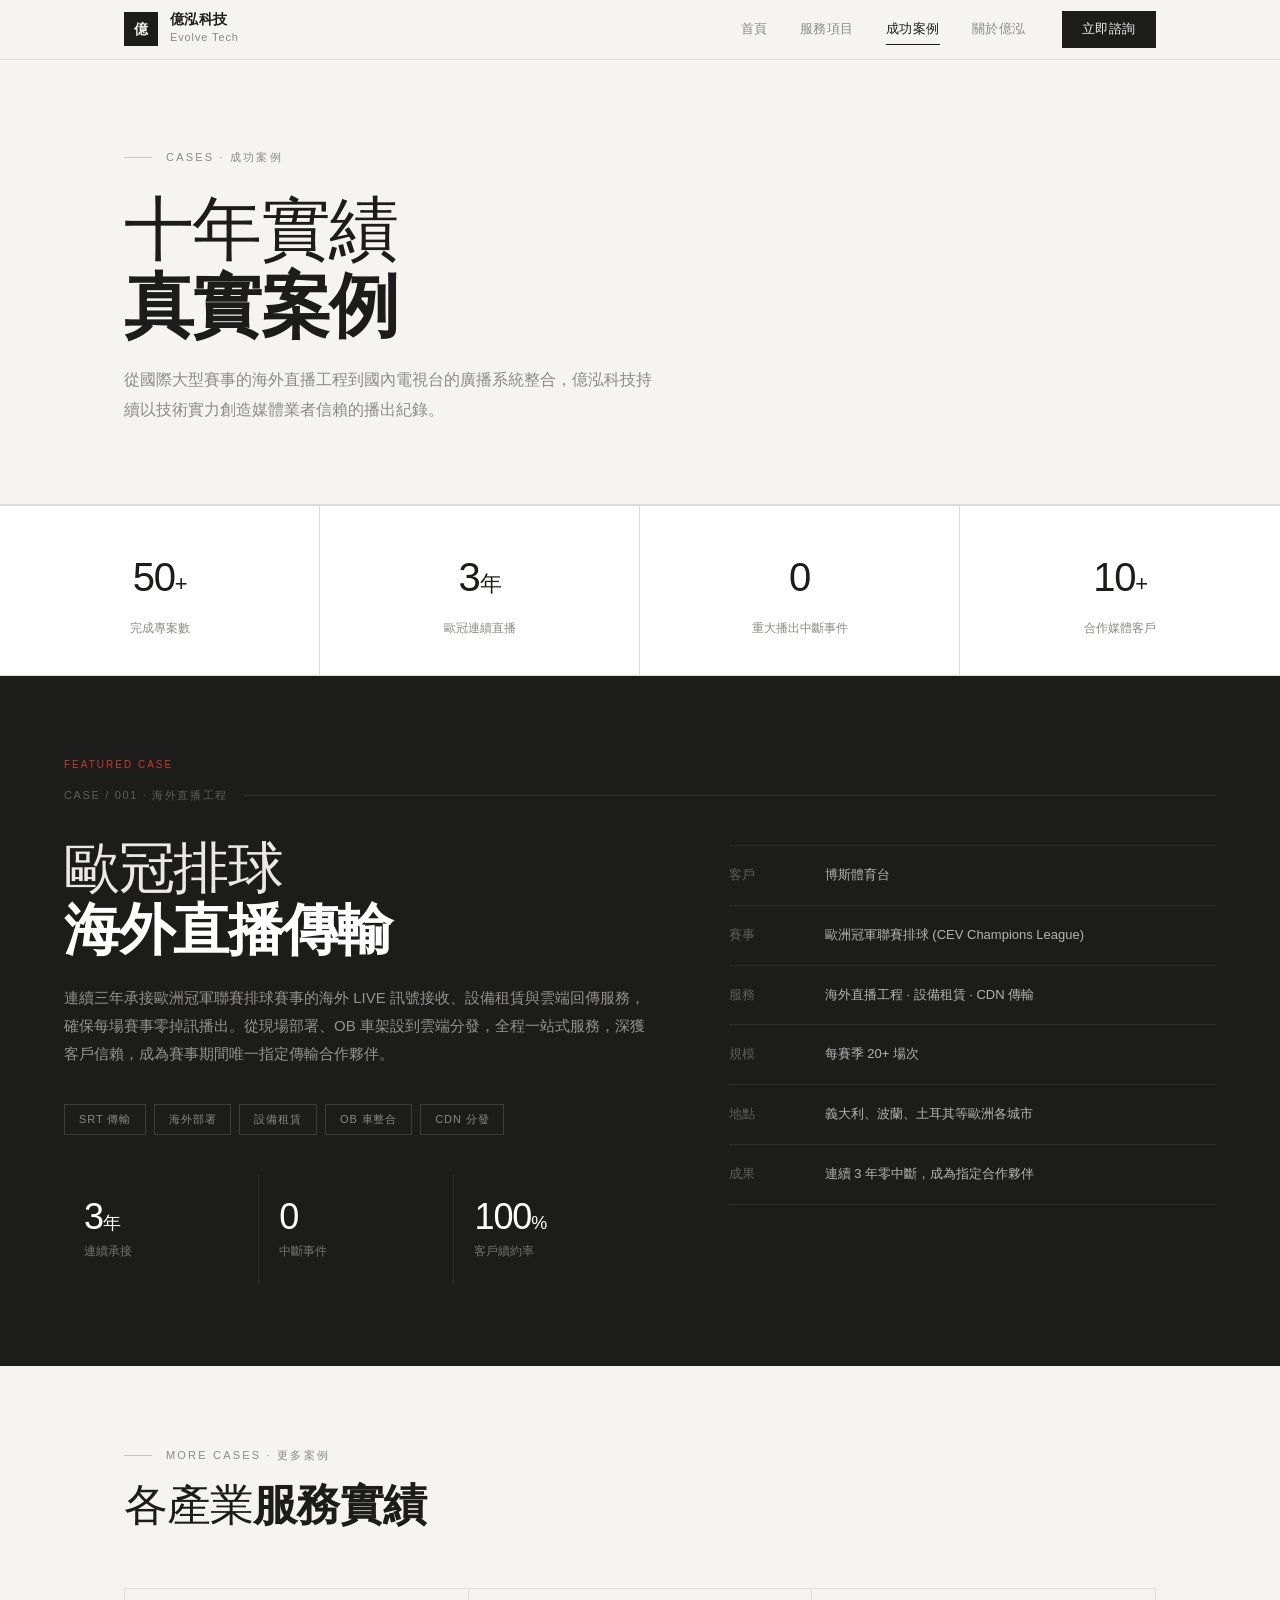
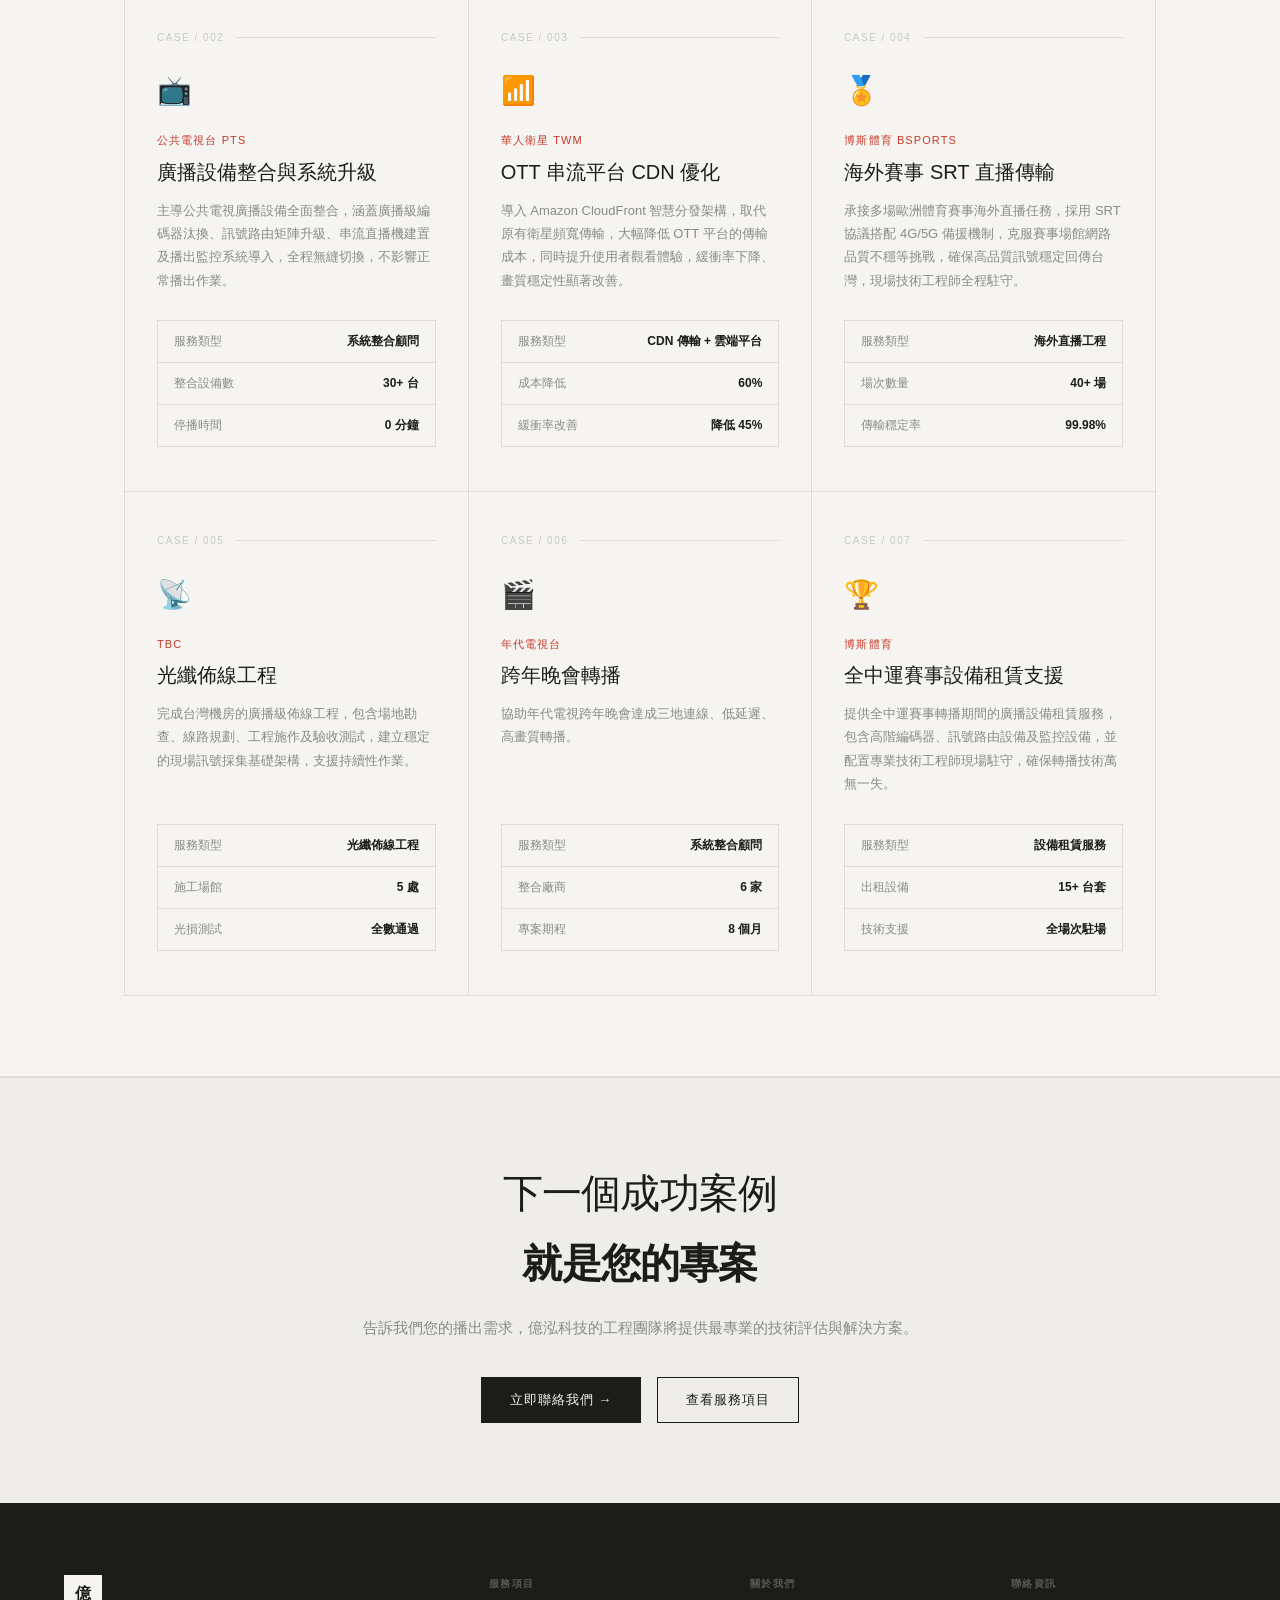
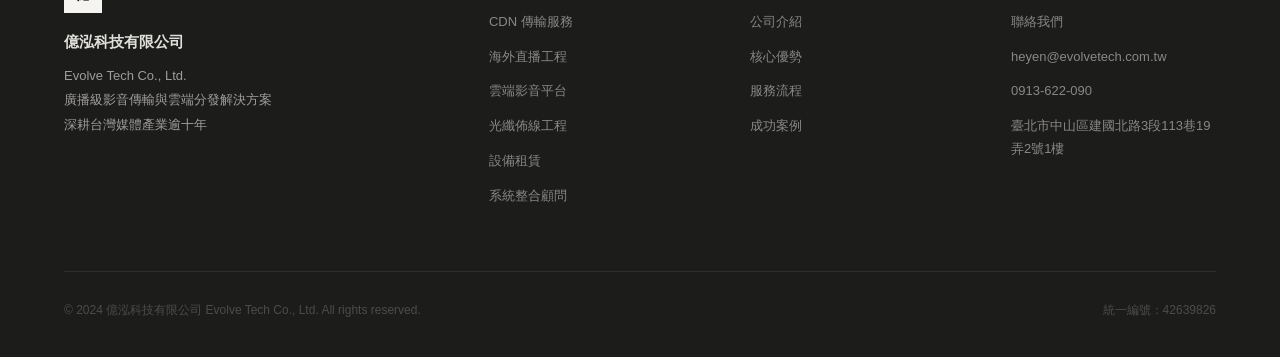
<file: cases.html>
<!DOCTYPE html>
<html lang="zh-Hant">
<head>
  <meta charset="UTF-8" />
  <meta name="viewport" content="width=device-width, initial-scale=1.0" />
  <title>成功案例 | 億泓科技有限公司</title>
  <meta name="description" content="億泓科技服務案例：歐冠排球海外直播、公共電視廣播設備整合、OTT 串流優化，十年廣播工程實績。" />
  <link rel="stylesheet" href="style.css" />
  <style>
    /* ── FEATURED CASE ── */
    .featured-case {
      background: var(--ink); color: rgba(245,244,241,.85);
      padding: 80px var(--pad-x);
    }
    .fc-inner { max-width: var(--max-w); margin: 0 auto; }
    .fc-tag {
      font-size: 10px; letter-spacing: .2em; color: var(--red);
      margin-bottom: 12px;
    }
    .fc-label {
      font-size: 11px; letter-spacing: .15em; color: rgba(245,244,241,.3);
      margin-bottom: 32px; display: flex; align-items: center; gap: 16px;
    }
    .fc-label::after { content: ''; flex: 1; height: 1px; background: rgba(245,244,241,.1); }
    .fc-grid { display: grid; grid-template-columns: 1.2fr 1fr; gap: 80px; align-items: start; }
    .fc-title {
      font-size: clamp(32px, 5vw, 56px); font-weight: 200;
      letter-spacing: -.025em; line-height: 1.1;
      color: rgba(245,244,241,.95); margin-bottom: 24px;
    }
    .fc-title strong { font-weight: 700; color: #fff; }
    .fc-desc {
      font-size: 15px; color: rgba(245,244,241,.55); line-height: 1.85;
      margin-bottom: 36px;
    }
    .fc-tags { display: flex; flex-wrap: wrap; gap: 8px; margin-bottom: 40px; }
    .fc-tag-item {
      font-size: 11px; letter-spacing: .08em; padding: 5px 14px;
      border: 1px solid rgba(245,244,241,.15); color: rgba(245,244,241,.5);
    }
    .fc-result {
      display: grid; grid-template-columns: repeat(3,1fr); gap: 1px;
      background: rgba(245,244,241,.08); margin-top: 16px;
    }
    .fc-result-item {
      background: var(--ink); padding: 24px 20px;
    }
    .fc-result-num {
      font-size: 36px; font-weight: 200; letter-spacing: -.03em;
      color: #fff; line-height: 1;
    }
    .fc-result-num em { font-size: .5em; font-style: normal; }
    .fc-result-label { font-size: 12px; color: rgba(245,244,241,.4); margin-top: 6px; }

    .fc-detail { padding-top: 8px; }
    .fc-detail-row {
      display: flex; gap: 16px; padding: 18px 0;
      border-bottom: 1px solid rgba(245,244,241,.08); font-size: 13px;
    }
    .fc-detail-row:first-child { border-top: 1px solid rgba(245,244,241,.08); }
    .fc-dk { color: rgba(245,244,241,.3); flex-shrink: 0; width: 80px; }
    .fc-dv { color: rgba(245,244,241,.7); }

    /* ── CASE GRID ── */
    .case-grid {
      display: grid; grid-template-columns: repeat(3,1fr); gap: 1px;
      background: var(--border); border: 1px solid var(--border);
    }
    .case-card {
      background: var(--bg); padding: 40px 32px 44px;
      display: flex; flex-direction: column;
      transition: background .2s;
    }
    .case-card:hover { background: var(--white); }
    .case-card-num {
      font-size: 10px; letter-spacing: .15em; color: var(--lgray);
      margin-bottom: 20px; display: flex; align-items: center; gap: 12px;
    }
    .case-card-num::after { content: ''; flex: 1; height: 1px; background: var(--border); }
    .case-card-icon { font-size: 28px; margin-bottom: 16px; }
    .case-client {
      font-size: 11px; letter-spacing: .1em; color: var(--red); margin-bottom: 8px;
    }
    .case-card h3 { font-size: 20px; font-weight: 400; margin-bottom: 14px; line-height: 1.3; }
    .case-card p { font-size: 13px; color: var(--gray); line-height: 1.8; flex: 1; }
    .case-results {
      margin-top: 28px; display: flex; flex-direction: column; gap: 0;
      border: 1px solid var(--border);
    }
    .case-res-row {
      display: flex; justify-content: space-between; padding: 10px 16px;
      font-size: 12px; border-bottom: 1px solid var(--border);
    }
    .case-res-row:last-child { border-bottom: none; }
    .case-res-row .rk { color: var(--gray); }
    .case-res-row .rv { font-weight: 600; color: var(--ink); }

    /* ── CATEGORIES ── */
    .cat-filter {
      display: flex; gap: 12px; flex-wrap: wrap; margin-bottom: 48px;
    }
    .cat-btn {
      font-size: 12px; letter-spacing: .08em; padding: 7px 18px;
      border: 1px solid var(--border); color: var(--gray);
      background: transparent; cursor: pointer; transition: all .2s;
    }
    .cat-btn.active, .cat-btn:hover {
      background: var(--ink); color: var(--bg); border-color: var(--ink);
    }

    /* ── STATS ROW ── */
    .cases-stats {
      background: var(--white);
      border-top: 1px solid var(--border); border-bottom: 1px solid var(--border);
      display: grid; grid-template-columns: repeat(4,1fr);
    }
    .cs-item {
      padding: 36px 32px; border-right: 1px solid var(--border); text-align: center;
    }
    .cs-item:last-child { border-right: none; }
    .cs-num { font-size: 40px; font-weight: 200; letter-spacing: -.03em; color: var(--ink); }
    .cs-num em { font-style: normal; font-size: .55em; }
    .cs-label { font-size: 12px; color: var(--gray); margin-top: 6px; }

    /* ── CTA ── */
    .cases-cta {
      background: var(--bg2); border-top: 1px solid var(--border);
      padding: 80px var(--pad-x); text-align: center;
    }
    .cases-cta-inner { max-width: 560px; margin: 0 auto; }
    .cases-cta h2 {
      font-size: clamp(26px,3.5vw,40px); font-weight: 200;
      letter-spacing: -.02em; margin-bottom: 16px;
    }
    .cases-cta h2 strong { font-weight: 700; }
    .cases-cta p { font-size: 15px; color: var(--gray); margin-bottom: 36px; line-height: 1.8; }

    @media (max-width: 900px) {
      .fc-grid { grid-template-columns: 1fr; gap: 40px; }
      .case-grid { grid-template-columns: 1fr; }
      .cases-stats { grid-template-columns: repeat(2,1fr); }
      .cs-item:nth-child(2) { border-right: none; }
      .cs-item:nth-child(3) { border-top: 1px solid var(--border); border-right: 1px solid var(--border); }
      .cs-item:nth-child(4) { border-top: 1px solid var(--border); border-right: none; }
      .fc-result { grid-template-columns: 1fr; }
    }
  </style>
</head>
<body>

<!-- ── NAV ── -->
<nav id="nav">
  <div class="nav-inner">
    <a class="nav-logo" href="index.html">
      <div class="nav-logo-icon">億</div>
      <div class="nav-logo-text">
        <div class="nm">億泓科技</div>
        <div class="en">Evolve Tech</div>
      </div>
    </a>
    <div class="nav-links">
      <a href="index.html">首頁</a>
      <a href="services.html">服務項目</a>
      <a href="cases.html" class="active">成功案例</a>
      <a href="about.html">關於億泓</a>
      <a href="contact.html" class="nav-cta">立即諮詢</a>
    </div>
    <button class="nav-ham" id="ham" aria-label="選單">
      <span></span><span></span><span></span>
    </button>
  </div>
</nav>
<div id="nav-mobile">
  <a href="index.html">首頁</a>
  <a href="services.html">服務項目</a>
  <a href="cases.html" class="active">成功案例</a>
  <a href="about.html">關於億泓</a>
  <a href="contact.html" class="m-cta">立即諮詢</a>
</div>

<!-- ── PAGE HERO ── -->
<div class="page-hero-border">
  <div class="page-hero">
    <div class="ph-label fbi">CASES · 成功案例</div>
    <h1 class="fbi">十年實績<br><strong>真實案例</strong></h1>
    <p class="ph-desc fbi">從國際大型賽事的海外直播工程到國內電視台的廣播系統整合，億泓科技持續以技術實力創造媒體業者信賴的播出紀錄。</p>
  </div>
</div>

<!-- ── STATS BAND ── -->
<div class="cases-stats">
  <div class="cs-item fbi">
    <div class="cs-num"><span data-target="50">0</span><em>+</em></div>
    <div class="cs-label">完成專案數</div>
  </div>
  <div class="cs-item fbi">
    <div class="cs-num"><span data-target="3">0</span><em>年</em></div>
    <div class="cs-label">歐冠連續直播</div>
  </div>
  <div class="cs-item fbi">
    <div class="cs-num">0</div>
    <div class="cs-label">重大播出中斷事件</div>
  </div>
  <div class="cs-item fbi">
    <div class="cs-num"><span data-target="10">0</span><em>+</em></div>
    <div class="cs-label">合作媒體客戶</div>
  </div>
</div>

<!-- ── FEATURED CASE ── -->
<div class="featured-case">
  <div class="fc-inner">
    <div class="fc-tag fbi">FEATURED CASE</div>
    <div class="fc-label fbi">CASE / 001 · 海外直播工程</div>
    <div class="fc-grid">
      <div>
        <h2 class="fc-title fbi">歐冠排球<br><strong>海外直播傳輸</strong></h2>
        <p class="fc-desc fbi">連續三年承接歐洲冠軍聯賽排球賽事的海外 LIVE 訊號接收、設備租賃與雲端回傳服務，確保每場賽事零掉訊播出。從現場部署、OB 車架設到雲端分發，全程一站式服務，深獲客戶信賴，成為賽事期間唯一指定傳輸合作夥伴。</p>
        <div class="fc-tags fbi">
          <span class="fc-tag-item">SRT 傳輸</span>
          <span class="fc-tag-item">海外部署</span>
          <span class="fc-tag-item">設備租賃</span>
          <span class="fc-tag-item">OB 車整合</span>
          <span class="fc-tag-item">CDN 分發</span>
        </div>
        <div class="fc-result fbi">
          <div class="fc-result-item">
            <div class="fc-result-num">3<em>年</em></div>
            <div class="fc-result-label">連續承接</div>
          </div>
          <div class="fc-result-item">
            <div class="fc-result-num">0</div>
            <div class="fc-result-label">中斷事件</div>
          </div>
          <div class="fc-result-item">
            <div class="fc-result-num">100<em>%</em></div>
            <div class="fc-result-label">客戶續約率</div>
          </div>
        </div>
      </div>
      <div class="fc-detail fbi">
        <div class="fc-detail-row"><span class="fc-dk">客戶</span><span class="fc-dv">博斯體育台</span></div>
        <div class="fc-detail-row"><span class="fc-dk">賽事</span><span class="fc-dv">歐洲冠軍聯賽排球 (CEV Champions League)</span></div>
        <div class="fc-detail-row"><span class="fc-dk">服務</span><span class="fc-dv">海外直播工程 · 設備租賃 · CDN 傳輸</span></div>
        <div class="fc-detail-row"><span class="fc-dk">規模</span><span class="fc-dv">每賽季 20+ 場次</span></div>
        <div class="fc-detail-row"><span class="fc-dk">地點</span><span class="fc-dv">義大利、波蘭、土耳其等歐洲各城市</span></div>
        <div class="fc-detail-row"><span class="fc-dk">成果</span><span class="fc-dv">連續 3 年零中斷，成為指定合作夥伴</span></div>
      </div>
    </div>
  </div>
</div>

<!-- ── CASE GRID ── -->
<section style="padding: 80px 0; border-bottom: 1px solid var(--border);">
  <div class="sec" style="padding-top:0; padding-bottom:0;">
    <div class="sec-hd">
      <div class="sec-label fbi">MORE CASES · 更多案例</div>
      <h2 class="sec-title fbi">各產業<strong>服務實績</strong></h2>
    </div>
    <div class="case-grid">

      <!-- Case 002 -->
      <div class="case-card fbi">
        <div class="case-card-num">CASE / 002</div>
        <div class="case-card-icon">📺</div>
        <div class="case-client">公共電視台 PTS</div>
        <h3>廣播設備整合與系統升級</h3>
        <p>主導公共電視廣播設備全面整合，涵蓋廣播級編碼器汰換、訊號路由矩陣升級、串流直播機建置及播出監控系統導入，全程無縫切換，不影響正常播出作業。</p>
        <div class="case-results">
          <div class="case-res-row"><span class="rk">服務類型</span><span class="rv">系統整合顧問</span></div>
          <div class="case-res-row"><span class="rk">整合設備數</span><span class="rv">30+ 台</span></div>
          <div class="case-res-row"><span class="rk">停播時間</span><span class="rv">0 分鐘</span></div>
        </div>
      </div>

      <!-- Case 003 -->
      <div class="case-card fbi">
        <div class="case-card-num">CASE / 003</div>
        <div class="case-card-icon">📶</div>
        <div class="case-client">華人衛星 TWM</div>
        <h3>OTT 串流平台 CDN 優化</h3>
        <p>導入 Amazon CloudFront 智慧分發架構，取代原有衛星頻寬傳輸，大幅降低 OTT 平台的傳輸成本，同時提升使用者觀看體驗，緩衝率下降、畫質穩定性顯著改善。</p>
        <div class="case-results">
          <div class="case-res-row"><span class="rk">服務類型</span><span class="rv">CDN 傳輸 + 雲端平台</span></div>
          <div class="case-res-row"><span class="rk">成本降低</span><span class="rv">60%</span></div>
          <div class="case-res-row"><span class="rk">緩衝率改善</span><span class="rv">降低 45%</span></div>
        </div>
      </div>

      <!-- Case 004 -->
      <div class="case-card fbi">
        <div class="case-card-num">CASE / 004</div>
        <div class="case-card-icon">🏅</div>
        <div class="case-client">博斯體育 BSPORTS</div>
        <h3>海外賽事 SRT 直播傳輸</h3>
        <p>承接多場歐洲體育賽事海外直播任務，採用 SRT 協議搭配 4G/5G 備援機制，克服賽事場館網路品質不穩等挑戰，確保高品質訊號穩定回傳台灣，現場技術工程師全程駐守。</p>
        <div class="case-results">
          <div class="case-res-row"><span class="rk">服務類型</span><span class="rv">海外直播工程</span></div>
          <div class="case-res-row"><span class="rk">場次數量</span><span class="rv">40+ 場</span></div>
          <div class="case-res-row"><span class="rk">傳輸穩定率</span><span class="rv">99.98%</span></div>
        </div>
      </div>

      <!-- Case 005 -->
      <div class="case-card fbi">
        <div class="case-card-num">CASE / 005</div>
        <div class="case-card-icon">📡</div>
        <div class="case-client">TBC</div>
        <h3>光纖佈線工程</h3>
        <p>完成台灣機房的廣播級佈線工程，包含場地勘查、線路規劃、工程施作及驗收測試，建立穩定的現場訊號採集基礎架構，支援持續性作業。</p>
        <div class="case-results">
          <div class="case-res-row"><span class="rk">服務類型</span><span class="rv">光纖佈線工程</span></div>
          <div class="case-res-row"><span class="rk">施工場館</span><span class="rv">5 處</span></div>
          <div class="case-res-row"><span class="rk">光損測試</span><span class="rv">全數通過</span></div>
        </div>
      </div>

      <!-- Case 006 -->
      <div class="case-card fbi">
        <div class="case-card-num">CASE / 006</div>
        <div class="case-card-icon">🎬</div>
        <div class="case-client">年代電視台</div>
        <h3>跨年晚會轉播</h3>
        <p>協助年代電視跨年晚會達成三地連線、低延遲、高畫質轉播。</p>
        <div class="case-results">
          <div class="case-res-row"><span class="rk">服務類型</span><span class="rv">系統整合顧問</span></div>
          <div class="case-res-row"><span class="rk">整合廠商</span><span class="rv">6 家</span></div>
          <div class="case-res-row"><span class="rk">專案期程</span><span class="rv">8 個月</span></div>
        </div>
      </div>

      <!-- Case 007 -->
      <div class="case-card fbi">
        <div class="case-card-num">CASE / 007</div>
        <div class="case-card-icon">🏆</div>
        <div class="case-client">博斯體育</div>
        <h3>全中運賽事設備租賃支援</h3>
        <p>提供全中運賽事轉播期間的廣播設備租賃服務，包含高階編碼器、訊號路由設備及監控設備，並配置專業技術工程師現場駐守，確保轉播技術萬無一失。</p>
        <div class="case-results">
          <div class="case-res-row"><span class="rk">服務類型</span><span class="rv">設備租賃服務</span></div>
          <div class="case-res-row"><span class="rk">出租設備</span><span class="rv">15+ 台套</span></div>
          <div class="case-res-row"><span class="rk">技術支援</span><span class="rv">全場次駐場</span></div>
        </div>
      </div>

    </div>
  </div>
</section>

<!-- ── CTA ── -->
<div class="cases-cta">
  <div class="cases-cta-inner">
    <h2 class="fbi">下一個成功案例<br><strong>就是您的專案</strong></h2>
    <p class="fbi">告訴我們您的播出需求，億泓科技的工程團隊將提供最專業的技術評估與解決方案。</p>
    <div style="display:flex; gap:16px; justify-content:center; flex-wrap:wrap;" class="fbi">
      <a href="contact.html" class="btn btn-solid">立即聯絡我們 →</a>
      <a href="services.html" class="btn">查看服務項目</a>
    </div>
  </div>
</div>

<!-- ── FOOTER ── -->
<footer>
  <div class="footer-inner">
    <div class="footer-top">
      <div>
        <div class="f-logo-icon">億</div>
        <div class="f-logo-name">億泓科技有限公司</div>
        <div class="f-logo-desc">Evolve Tech Co., Ltd.<br>廣播級影音傳輸與雲端分發解決方案<br>深耕台灣媒體產業逾十年</div>
      </div>
      <div class="f-col">
        <h4>服務項目</h4>
        <a href="services.html#cdn">CDN 傳輸服務</a>
        <a href="services.html#live">海外直播工程</a>
        <a href="services.html#cloud">雲端影音平台</a>
        <a href="services.html#fiber">光纖佈線工程</a>
        <a href="services.html#equip">設備租賃</a>
        <a href="services.html#si">系統整合顧問</a>
      </div>
      <div class="f-col">
        <h4>關於我們</h4>
        <a href="about.html">公司介紹</a>
        <a href="about.html#strengths">核心優勢</a>
        <a href="about.html#workflow">服務流程</a>
        <a href="cases.html">成功案例</a>
      </div>
      <div class="f-col">
        <h4>聯絡資訊</h4>
        <a href="contact.html">聯絡我們</a>
        <a href="mailto:heyen@evolvetech.com.tw">heyen@evolvetech.com.tw</a>
        <a href="tel:0913-622-090">0913-622-090</a>
        <a href="#">臺北市中山區建國北路3段113巷19弄2號1樓</a>
      </div>
    </div>
    <div class="footer-bottom">
      <span>© 2024 億泓科技有限公司 Evolve Tech Co., Ltd. All rights reserved.</span>
      <span>統一編號：42639826</span>
    </div>
  </div>
</footer>

<script>
  const ham = document.getElementById('ham');
  const mob = document.getElementById('nav-mobile');
  ham.addEventListener('click', () => {
    ham.classList.toggle('open');
    mob.classList.toggle('open');
  });
  const io = new IntersectionObserver(entries => {
    entries.forEach(e => {
      if (!e.isIntersecting) return;
      e.target.classList.add('go');
      const num = e.target.querySelector('[data-target]');
      if (num) {
        const target = +num.dataset.target;
        const start = performance.now();
        const dur = 1000;
        function step(now) {
          const p = Math.min((now - start) / dur, 1);
          num.textContent = Math.round(p * target);
          if (p < 1) requestAnimationFrame(step);
        }
        requestAnimationFrame(step);
      }
      io.unobserve(e.target);
    });
  }, { threshold: 0.1 });
  document.querySelectorAll('.fbi').forEach(el => io.observe(el));
</script>
</body>
</html>
</file>
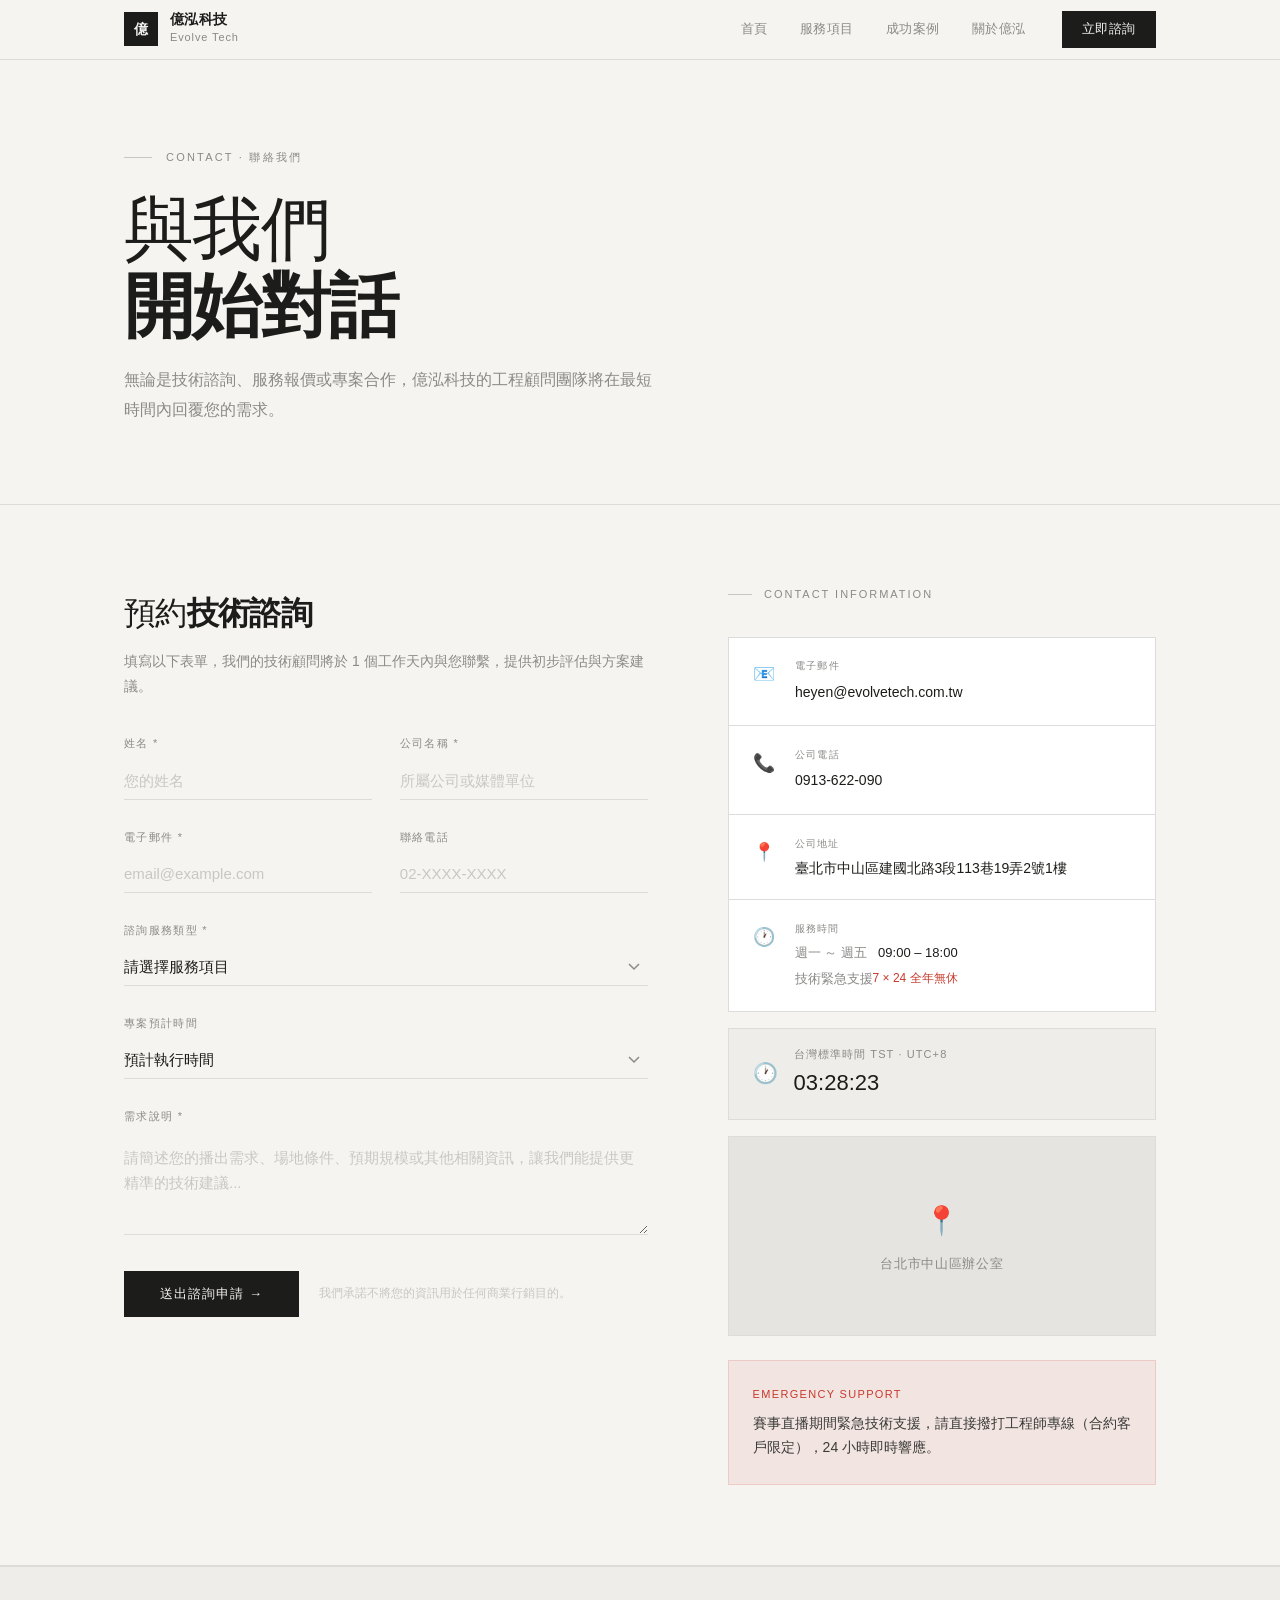
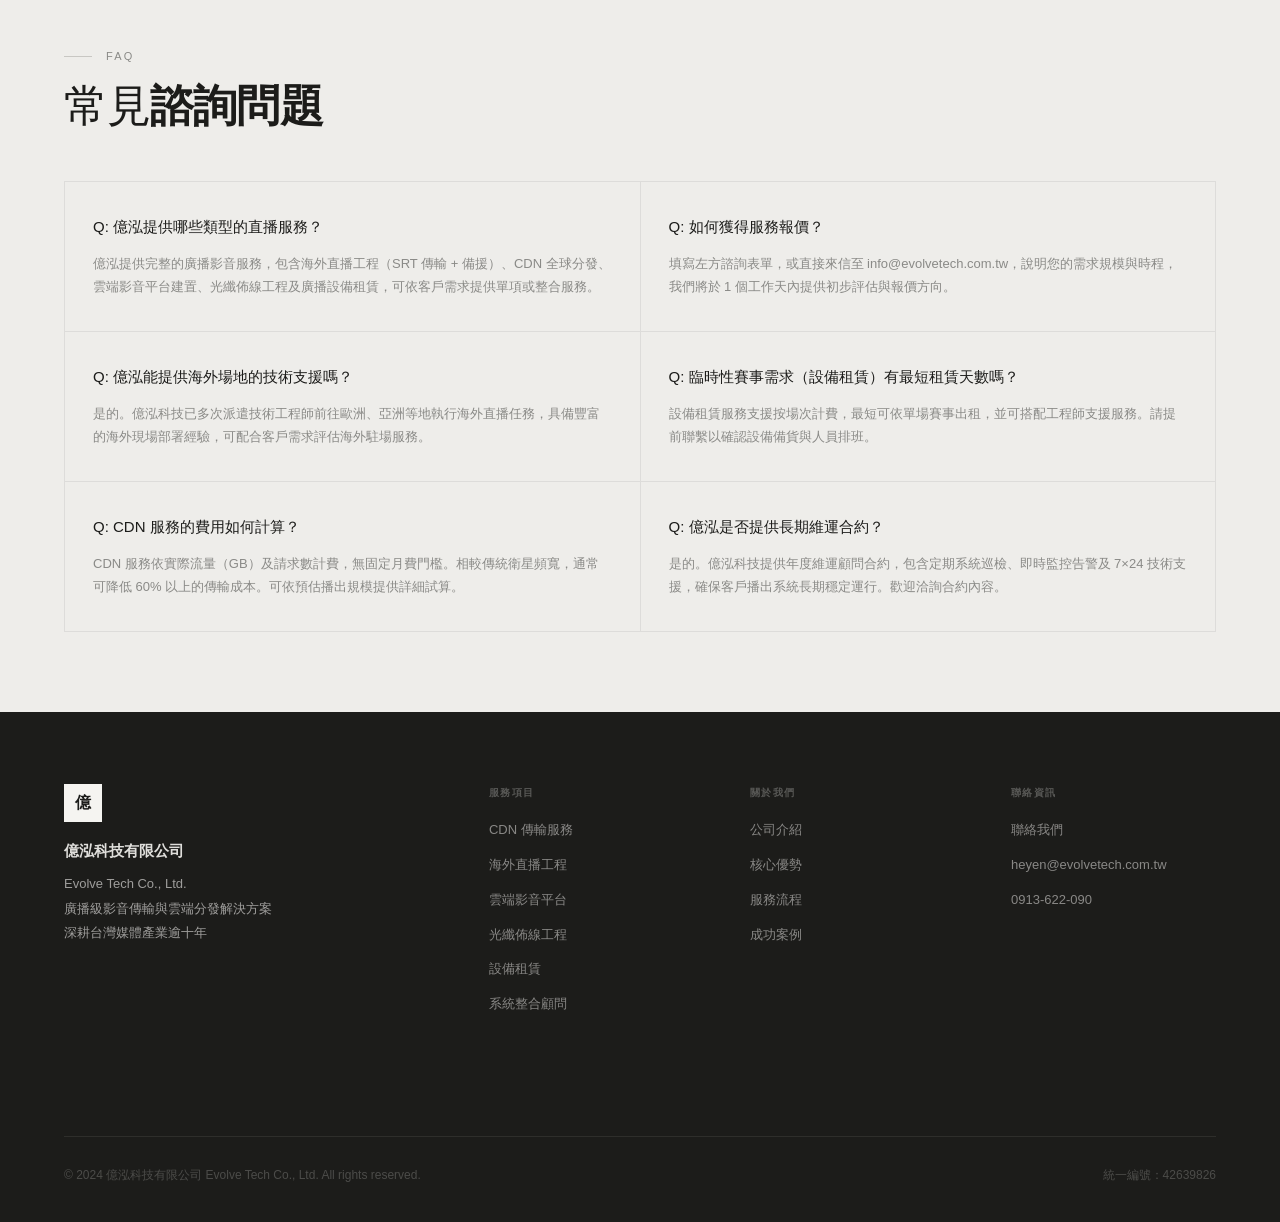
<file: contact.html>
<!DOCTYPE html>
<html lang="zh-Hant">
<head>
  <meta charset="UTF-8" />
  <meta name="viewport" content="width=device-width, initial-scale=1.0" />
  <title>聯絡我們 | 億泓科技有限公司</title>
  <meta name="description" content="聯絡億泓科技，預約廣播影音技術諮詢，或洽詢 CDN 傳輸、海外直播、雲端平台等服務報價。" />
  <link rel="stylesheet" href="style.css" />
  <style>
    /* ── CONTACT LAYOUT ── */
    .contact-wrap {
      max-width: var(--max-w); margin: 0 auto;
      padding: 80px var(--pad-x);
      display: grid; grid-template-columns: 1.1fr .9fr; gap: 80px; align-items: start;
    }

    /* ── FORM ── */
    .contact-form-wrap h2 {
      font-size: clamp(22px, 3vw, 32px); font-weight: 200;
      letter-spacing: -.02em; margin-bottom: 8px;
    }
    .contact-form-wrap h2 strong { font-weight: 700; }
    .contact-form-wrap .form-desc {
      font-size: 14px; color: var(--gray); margin-bottom: 36px; line-height: 1.75;
    }
    .form-group { margin-bottom: 28px; }
    .form-group label {
      display: block; font-size: 11px; letter-spacing: .12em;
      color: var(--gray); margin-bottom: 8px; text-transform: uppercase;
    }
    .form-group input,
    .form-group select,
    .form-group textarea {
      width: 100%; background: transparent;
      border: none; border-bottom: 1px solid var(--border);
      padding: 10px 0; font-size: 15px; color: var(--ink);
      font-family: inherit; outline: none;
      transition: border-color .2s;
      appearance: none; -webkit-appearance: none;
    }
    .form-group select {
      background-image: url("data:image/svg+xml,%3Csvg xmlns='http://www.w3.org/2000/svg' width='12' height='8' viewBox='0 0 12 8'%3E%3Cpath d='M1 1l5 5 5-5' stroke='%238a8a87' stroke-width='1.5' fill='none'/%3E%3C/svg%3E");
      background-repeat: no-repeat; background-position: right 8px center;
      padding-right: 28px; cursor: pointer;
    }
    .form-group textarea { resize: vertical; min-height: 100px; line-height: 1.7; }
    .form-group input:focus,
    .form-group select:focus,
    .form-group textarea:focus { border-color: var(--ink); }
    .form-group input::placeholder,
    .form-group textarea::placeholder { color: var(--lgray); }
    .form-row { display: grid; grid-template-columns: 1fr 1fr; gap: 28px; }

    .form-submit {
      display: flex; align-items: center; gap: 20px; margin-top: 8px; flex-wrap: wrap;
    }
    .submit-btn {
      padding: 14px 36px; background: var(--ink); color: var(--bg);
      font-size: 13px; letter-spacing: .08em; border: none;
      cursor: pointer; transition: background .2s; font-family: inherit;
    }
    .submit-btn:hover { background: var(--red); }
    .form-note { font-size: 12px; color: var(--lgray); line-height: 1.6; }

    /* success state */
    .form-success {
      display: none; text-align: center; padding: 48px 0;
    }
    .form-success .fs-icon { font-size: 40px; margin-bottom: 16px; }
    .form-success h3 { font-size: 22px; font-weight: 200; margin-bottom: 8px; }
    .form-success p  { font-size: 14px; color: var(--gray); }

    /* ── CONTACT INFO ── */
    .contact-info-wrap {}
    .info-label {
      font-size: 11px; letter-spacing: .18em; color: var(--gray);
      display: flex; align-items: center; gap: 12px; margin-bottom: 32px;
    }
    .info-label::before { content: ''; width: 24px; height: 1px; background: var(--lgray); }

    .info-card {
      background: var(--white); border: 1px solid var(--border);
      margin-bottom: 16px;
    }
    .info-row {
      display: flex; gap: 20px; padding: 20px 24px;
      border-bottom: 1px solid var(--border); align-items: flex-start;
    }
    .info-row:last-child { border-bottom: none; }
    .info-icon { font-size: 18px; flex-shrink: 0; margin-top: 2px; }
    .info-content label {
      display: block; font-size: 10px; letter-spacing: .12em;
      color: var(--gray); margin-bottom: 4px; text-transform: uppercase;
    }
    .info-content a, .info-content p {
      font-size: 14px; color: var(--ink); line-height: 1.6;
    }
    .info-content a:hover { color: var(--red); }

    /* business hours */
    .hours-grid {
      margin-top: 4px; display: flex; flex-direction: column; gap: 4px;
    }
    .hours-row {
      display: flex; justify-content: space-between; font-size: 13px;
    }
    .hours-row .hday { color: var(--gray); }
    .hours-row .htime { font-weight: 500; }
    .hours-row .always { color: var(--red); font-size: 12px; }

    /* TST badge */
    .tst-badge {
      background: var(--bg2); border: 1px solid var(--border);
      padding: 16px 24px; margin-top: 16px;
      display: flex; align-items: center; gap: 16px;
    }
    .tst-badge-icon { font-size: 20px; }
    .tst-badge-label { font-size: 11px; letter-spacing: .1em; color: var(--gray); }
    .tst-badge-time  { font-size: 22px; font-weight: 200; color: var(--ink); font-variant-numeric: tabular-nums; }

    /* map placeholder */
    .map-placeholder {
      margin-top: 16px; background: var(--bg3);
      border: 1px solid var(--border); height: 200px;
      display: flex; flex-direction: column;
      align-items: center; justify-content: center;
      gap: 8px; color: var(--gray);
    }
    .map-placeholder span:first-child { font-size: 28px; }
    .map-placeholder span:last-child  { font-size: 13px; letter-spacing: .05em; }

    /* ── FAQ ── */
    .faq-section {
      background: var(--bg2); border-top: 1px solid var(--border);
      padding: 80px var(--pad-x);
    }
    .faq-inner { max-width: var(--max-w); margin: 0 auto; }
    .faq-grid { display: grid; grid-template-columns: 1fr 1fr; gap: 1px; background: var(--border); border: 1px solid var(--border); margin-top: 48px; }
    .faq-item { background: var(--bg2); padding: 32px 28px; }
    .faq-q { font-size: 15px; font-weight: 500; margin-bottom: 12px; }
    .faq-a { font-size: 13px; color: var(--gray); line-height: 1.8; }

    @media (max-width: 900px) {
      .contact-wrap { grid-template-columns: 1fr; gap: 56px; }
      .form-row { grid-template-columns: 1fr; gap: 0; }
      .faq-grid { grid-template-columns: 1fr; }
    }
  </style>
</head>
<body>

<!-- ── NAV ── -->
<nav id="nav">
  <div class="nav-inner">
    <a class="nav-logo" href="index.html">
      <div class="nav-logo-icon">億</div>
      <div class="nav-logo-text">
        <div class="nm">億泓科技</div>
        <div class="en">Evolve Tech</div>
      </div>
    </a>
    <div class="nav-links">
      <a href="index.html">首頁</a>
      <a href="services.html">服務項目</a>
      <a href="cases.html">成功案例</a>
      <a href="about.html">關於億泓</a>
      <a href="contact.html" class="nav-cta active">立即諮詢</a>
    </div>
    <button class="nav-ham" id="ham" aria-label="選單">
      <span></span><span></span><span></span>
    </button>
  </div>
</nav>
<div id="nav-mobile">
  <a href="index.html">首頁</a>
  <a href="services.html">服務項目</a>
  <a href="cases.html">成功案例</a>
  <a href="about.html">關於億泓</a>
  <a href="contact.html" class="m-cta active">立即諮詢</a>
</div>

<!-- ── PAGE HERO ── -->
<div class="page-hero-border">
  <div class="page-hero">
    <div class="ph-label fbi">CONTACT · 聯絡我們</div>
    <h1 class="fbi">與我們<br><strong>開始對話</strong></h1>
    <p class="ph-desc fbi">無論是技術諮詢、服務報價或專案合作，億泓科技的工程顧問團隊將在最短時間內回覆您的需求。</p>
  </div>
</div>

<!-- ── MAIN CONTACT ── -->
<div style="border-bottom: 1px solid var(--border);">
  <div class="contact-wrap">

    <!-- FORM -->
    <div class="contact-form-wrap fbi">
      <h2>預約<strong>技術諮詢</strong></h2>
      <p class="form-desc">填寫以下表單，我們的技術顧問將於 1 個工作天內與您聯繫，提供初步評估與方案建議。</p>
      <form id="contact-form" novalidate>
        <div class="form-row">
          <div class="form-group">
            <label>姓名 *</label>
            <input type="text" name="name" placeholder="您的姓名" required />
          </div>
          <div class="form-group">
            <label>公司名稱 *</label>
            <input type="text" name="company" placeholder="所屬公司或媒體單位" required />
          </div>
        </div>
        <div class="form-row">
          <div class="form-group">
            <label>電子郵件 *</label>
            <input type="email" name="email" placeholder="email@example.com" required />
          </div>
          <div class="form-group">
            <label>聯絡電話</label>
            <input type="tel" name="phone" placeholder="02-XXXX-XXXX" />
          </div>
        </div>
        <div class="form-group">
          <label>諮詢服務類型 *</label>
          <select name="service" required>
            <option value="" disabled selected>請選擇服務項目</option>
            <option>廣播級 CDN 傳輸服務</option>
            <option>海外直播工程</option>
            <option>雲端影音平台</option>
            <option>光纖佈線工程</option>
            <option>設備租賃服務</option>
            <option>系統整合顧問</option>
            <option>複合式需求（多項服務）</option>
            <option>其他</option>
          </select>
        </div>
        <div class="form-group">
          <label>專案預計時間</label>
          <select name="timeline">
            <option value="" disabled selected>預計執行時間</option>
            <option>1 個月內</option>
            <option>1～3 個月</option>
            <option>3～6 個月</option>
            <option>6 個月以上</option>
            <option>尚未確定</option>
          </select>
        </div>
        <div class="form-group">
          <label>需求說明 *</label>
          <textarea name="message" placeholder="請簡述您的播出需求、場地條件、預期規模或其他相關資訊，讓我們能提供更精準的技術建議..." required></textarea>
        </div>
        <div class="form-submit">
          <button type="submit" class="submit-btn">送出諮詢申請 →</button>
          <p class="form-note">我們承諾不將您的資訊用於任何商業行銷目的。</p>
        </div>
      </form>
      <div class="form-success" id="form-success">
        <div class="fs-icon">✅</div>
        <h3>諮詢申請已送出</h3>
        <p>感謝您的聯絡！我們的技術顧問將於 1 個工作天內與您聯繫。</p>
      </div>
    </div>

    <!-- INFO -->
    <div class="contact-info-wrap fbi">
      <div class="info-label">CONTACT INFORMATION</div>

      <div class="info-card">
        <div class="info-row">
          <span class="info-icon">📧</span>
          <div class="info-content">
            <label>電子郵件</label>
            <a href="mailto:heyen@evolvetech.com.tw">heyen@evolvetech.com.tw</a>
          </div>
        </div>
        <div class="info-row">
          <span class="info-icon">📞</span>
          <div class="info-content">
            <label>公司電話</label>
            <a href="tel:0913-622-090">0913-622-090</a>
          </div>
        </div>
        <div class="info-row">
          <span class="info-icon">📍</span>
          <div class="info-content">
            <label>公司地址</label>
            <p>臺北市中山區建國北路3段113巷19弄2號1樓</p>
          </div>
        </div>
        <div class="info-row">
          <span class="info-icon">🕐</span>
          <div class="info-content">
            <label>服務時間</label>
            <div class="hours-grid">
              <div class="hours-row">
                <span class="hday">週一 ～ 週五</span>
                <span class="htime">09:00 – 18:00</span>
              </div>
              <div class="hours-row">
                <span class="hday">技術緊急支援</span>
                <span class="always">7 × 24 全年無休</span>
              </div>
            </div>
          </div>
        </div>
      </div>

      <!-- TST Clock -->
      <div class="tst-badge">
        <span class="tst-badge-icon">🕐</span>
        <div>
          <div class="tst-badge-label">台灣標準時間 TST · UTC+8</div>
          <div class="tst-badge-time" id="tst-now">--:--:--</div>
        </div>
      </div>

      <!-- Map placeholder -->
      <div class="map-placeholder">
        <span>📍</span>
        <span>台北市中山區辦公室</span>
      </div>

      <!-- Additional info -->
      <div style="margin-top:24px; padding:24px; background:var(--red-l); border:1px solid rgba(200,57,43,.15);">
        <div style="font-size:11px; letter-spacing:.12em; color:var(--red); margin-bottom:8px;">EMERGENCY SUPPORT</div>
        <p style="font-size:14px; color:var(--ink2); line-height:1.7;">
          賽事直播期間緊急技術支援，請直接撥打工程師專線（合約客戶限定），24 小時即時響應。
        </p>
      </div>
    </div>

  </div>
</div>

<!-- ── FAQ ── -->
<div class="faq-section">
  <div class="faq-inner">
    <div class="sec-label fbi">FAQ</div>
    <h2 class="sec-title fbi">常見<strong>諮詢問題</strong></h2>
    <div class="faq-grid">
      <div class="faq-item fbi">
        <div class="faq-q">Q: 億泓提供哪些類型的直播服務？</div>
        <div class="faq-a">億泓提供完整的廣播影音服務，包含海外直播工程（SRT 傳輸 + 備援）、CDN 全球分發、雲端影音平台建置、光纖佈線工程及廣播設備租賃，可依客戶需求提供單項或整合服務。</div>
      </div>
      <div class="faq-item fbi">
        <div class="faq-q">Q: 如何獲得服務報價？</div>
        <div class="faq-a">填寫左方諮詢表單，或直接來信至 info@evolvetech.com.tw，說明您的需求規模與時程，我們將於 1 個工作天內提供初步評估與報價方向。</div>
      </div>
      <div class="faq-item fbi">
        <div class="faq-q">Q: 億泓能提供海外場地的技術支援嗎？</div>
        <div class="faq-a">是的。億泓科技已多次派遣技術工程師前往歐洲、亞洲等地執行海外直播任務，具備豐富的海外現場部署經驗，可配合客戶需求評估海外駐場服務。</div>
      </div>
      <div class="faq-item fbi">
        <div class="faq-q">Q: 臨時性賽事需求（設備租賃）有最短租賃天數嗎？</div>
        <div class="faq-a">設備租賃服務支援按場次計費，最短可依單場賽事出租，並可搭配工程師支援服務。請提前聯繫以確認設備備貨與人員排班。</div>
      </div>
      <div class="faq-item fbi">
        <div class="faq-q">Q: CDN 服務的費用如何計算？</div>
        <div class="faq-a">CDN 服務依實際流量（GB）及請求數計費，無固定月費門檻。相較傳統衛星頻寬，通常可降低 60% 以上的傳輸成本。可依預估播出規模提供詳細試算。</div>
      </div>
      <div class="faq-item fbi">
        <div class="faq-q">Q: 億泓是否提供長期維運合約？</div>
        <div class="faq-a">是的。億泓科技提供年度維運顧問合約，包含定期系統巡檢、即時監控告警及 7×24 技術支援，確保客戶播出系統長期穩定運行。歡迎洽詢合約內容。</div>
      </div>
    </div>
  </div>
</div>

<!-- ── FOOTER ── -->
<footer>
  <div class="footer-inner">
    <div class="footer-top">
      <div>
        <div class="f-logo-icon">億</div>
        <div class="f-logo-name">億泓科技有限公司</div>
        <div class="f-logo-desc">Evolve Tech Co., Ltd.<br>廣播級影音傳輸與雲端分發解決方案<br>深耕台灣媒體產業逾十年</div>
      </div>
      <div class="f-col">
        <h4>服務項目</h4>
        <a href="services.html#cdn">CDN 傳輸服務</a>
        <a href="services.html#live">海外直播工程</a>
        <a href="services.html#cloud">雲端影音平台</a>
        <a href="services.html#fiber">光纖佈線工程</a>
        <a href="services.html#equip">設備租賃</a>
        <a href="services.html#si">系統整合顧問</a>
      </div>
      <div class="f-col">
        <h4>關於我們</h4>
        <a href="about.html">公司介紹</a>
        <a href="about.html#strengths">核心優勢</a>
        <a href="about.html#workflow">服務流程</a>
        <a href="cases.html">成功案例</a>
      </div>
      <div class="f-col">
        <h4>聯絡資訊</h4>
        <a href="contact.html">聯絡我們</a>
        <a href="mailto:heyen@evolvetech.com.tw">heyen@evolvetech.com.tw</a>
        <a href="tel:0913-622-090">0913-622-090</a>
        <a href="#"臺北市中山區建國北路3段113巷19弄2號1樓 </a>
      </div>
    </div>
    <div class="footer-bottom">
      <span>© 2024 億泓科技有限公司 Evolve Tech Co., Ltd. All rights reserved.</span>
      <span>統一編號：42639826 </span>
    </div>
  </div>
</footer>

<script>
  /* TST Clock */
  function getTST() {
    const now = new Date();
    return new Date(now.getTime() + now.getTimezoneOffset() * 60000 + 28800000);
  }
  function pad2(n) { return String(n).padStart(2,'0'); }
  function tickTST() {
    const t = getTST();
    document.getElementById('tst-now').textContent =
      pad2(t.getHours()) + ':' + pad2(t.getMinutes()) + ':' + pad2(t.getSeconds());
  }
  tickTST(); setInterval(tickTST, 1000);

  /* Nav hamburger */
  const ham = document.getElementById('ham');
  const mob = document.getElementById('nav-mobile');
  ham.addEventListener('click', () => {
    ham.classList.toggle('open');
    mob.classList.toggle('open');
  });

  /* Form submit simulation */
  document.getElementById('contact-form').addEventListener('submit', function(e) {
    e.preventDefault();
    const fields = this.querySelectorAll('[required]');
    let valid = true;
    fields.forEach(f => {
      if (!f.value.trim()) { f.style.borderColor = 'var(--red)'; valid = false; }
      else f.style.borderColor = '';
    });
    if (!valid) return;
    this.style.display = 'none';
    document.getElementById('form-success').style.display = 'block';
  });

  /* Scroll reveal */
  const io = new IntersectionObserver(entries => {
    entries.forEach(e => {
      if (!e.isIntersecting) return;
      e.target.classList.add('go');
      io.unobserve(e.target);
    });
  }, { threshold: 0.1 });
  document.querySelectorAll('.fbi').forEach(el => io.observe(el));
</script>
</body>
</html>
</file>
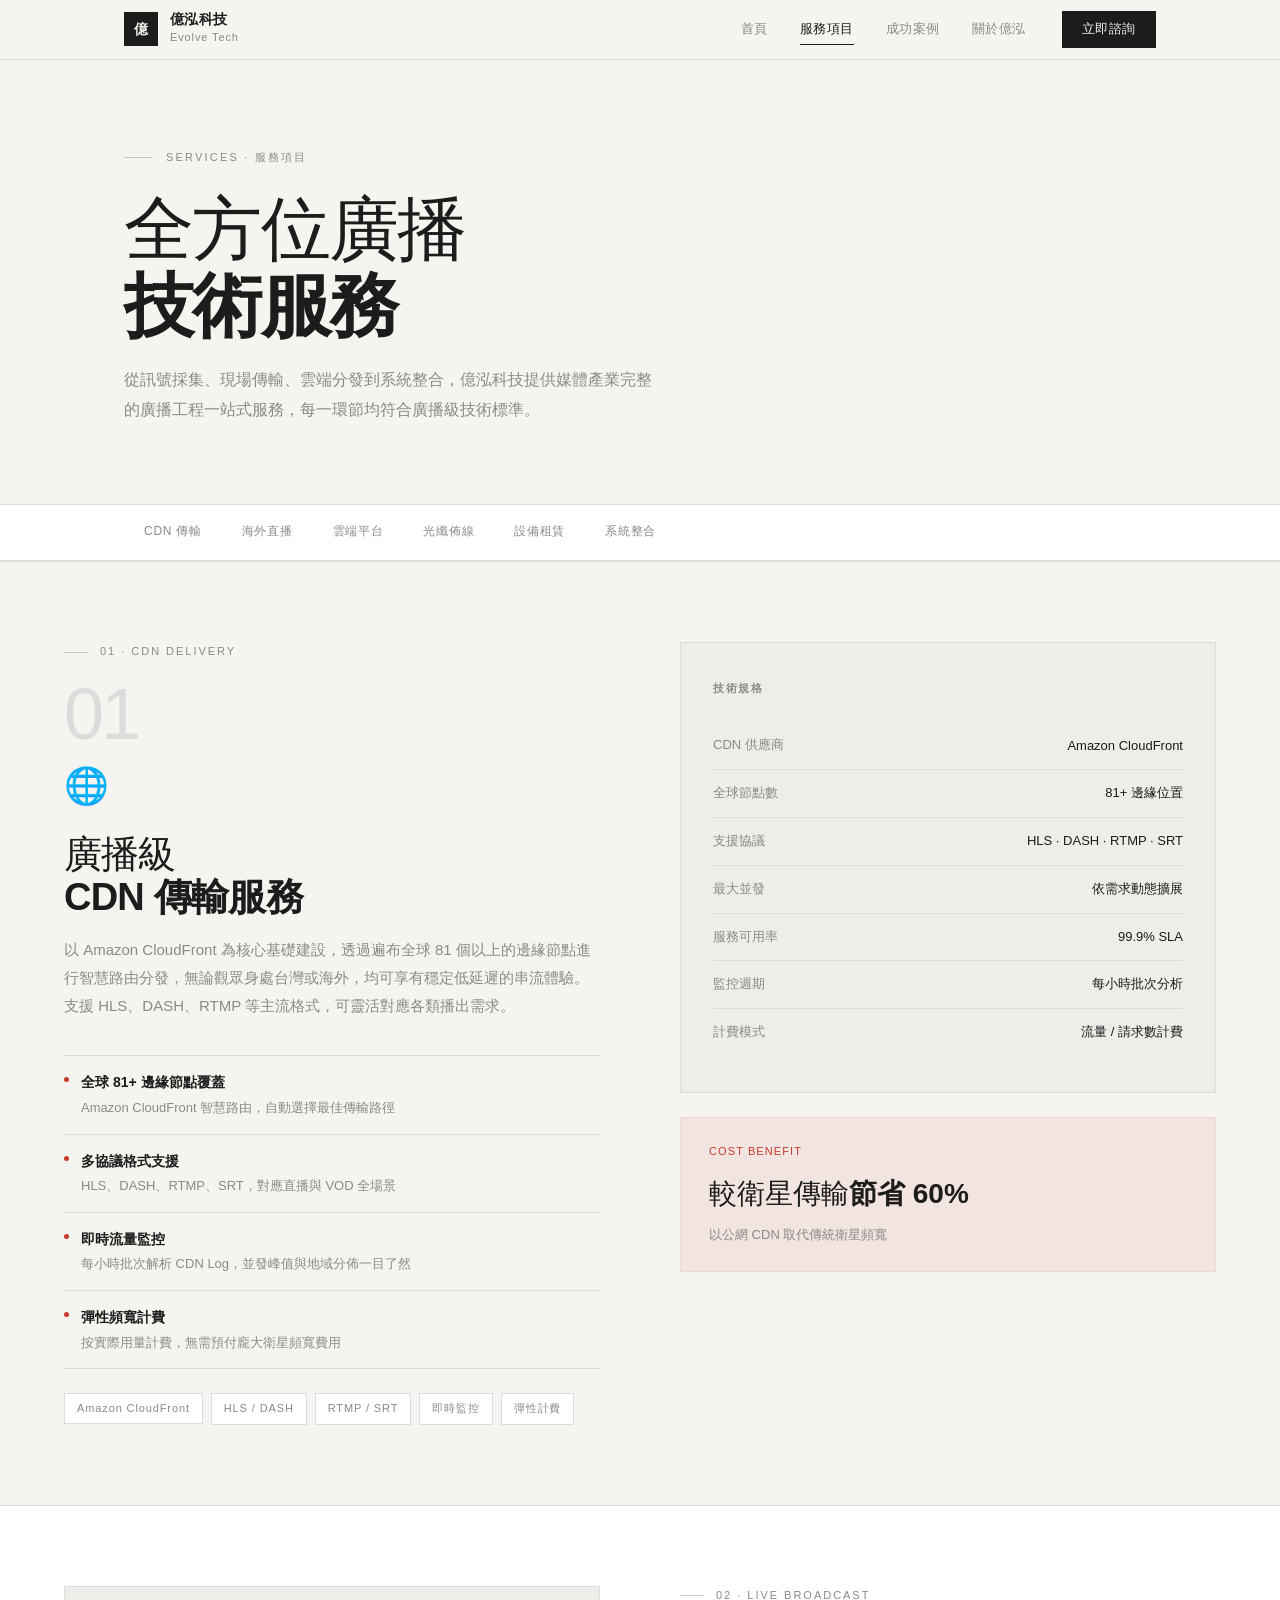
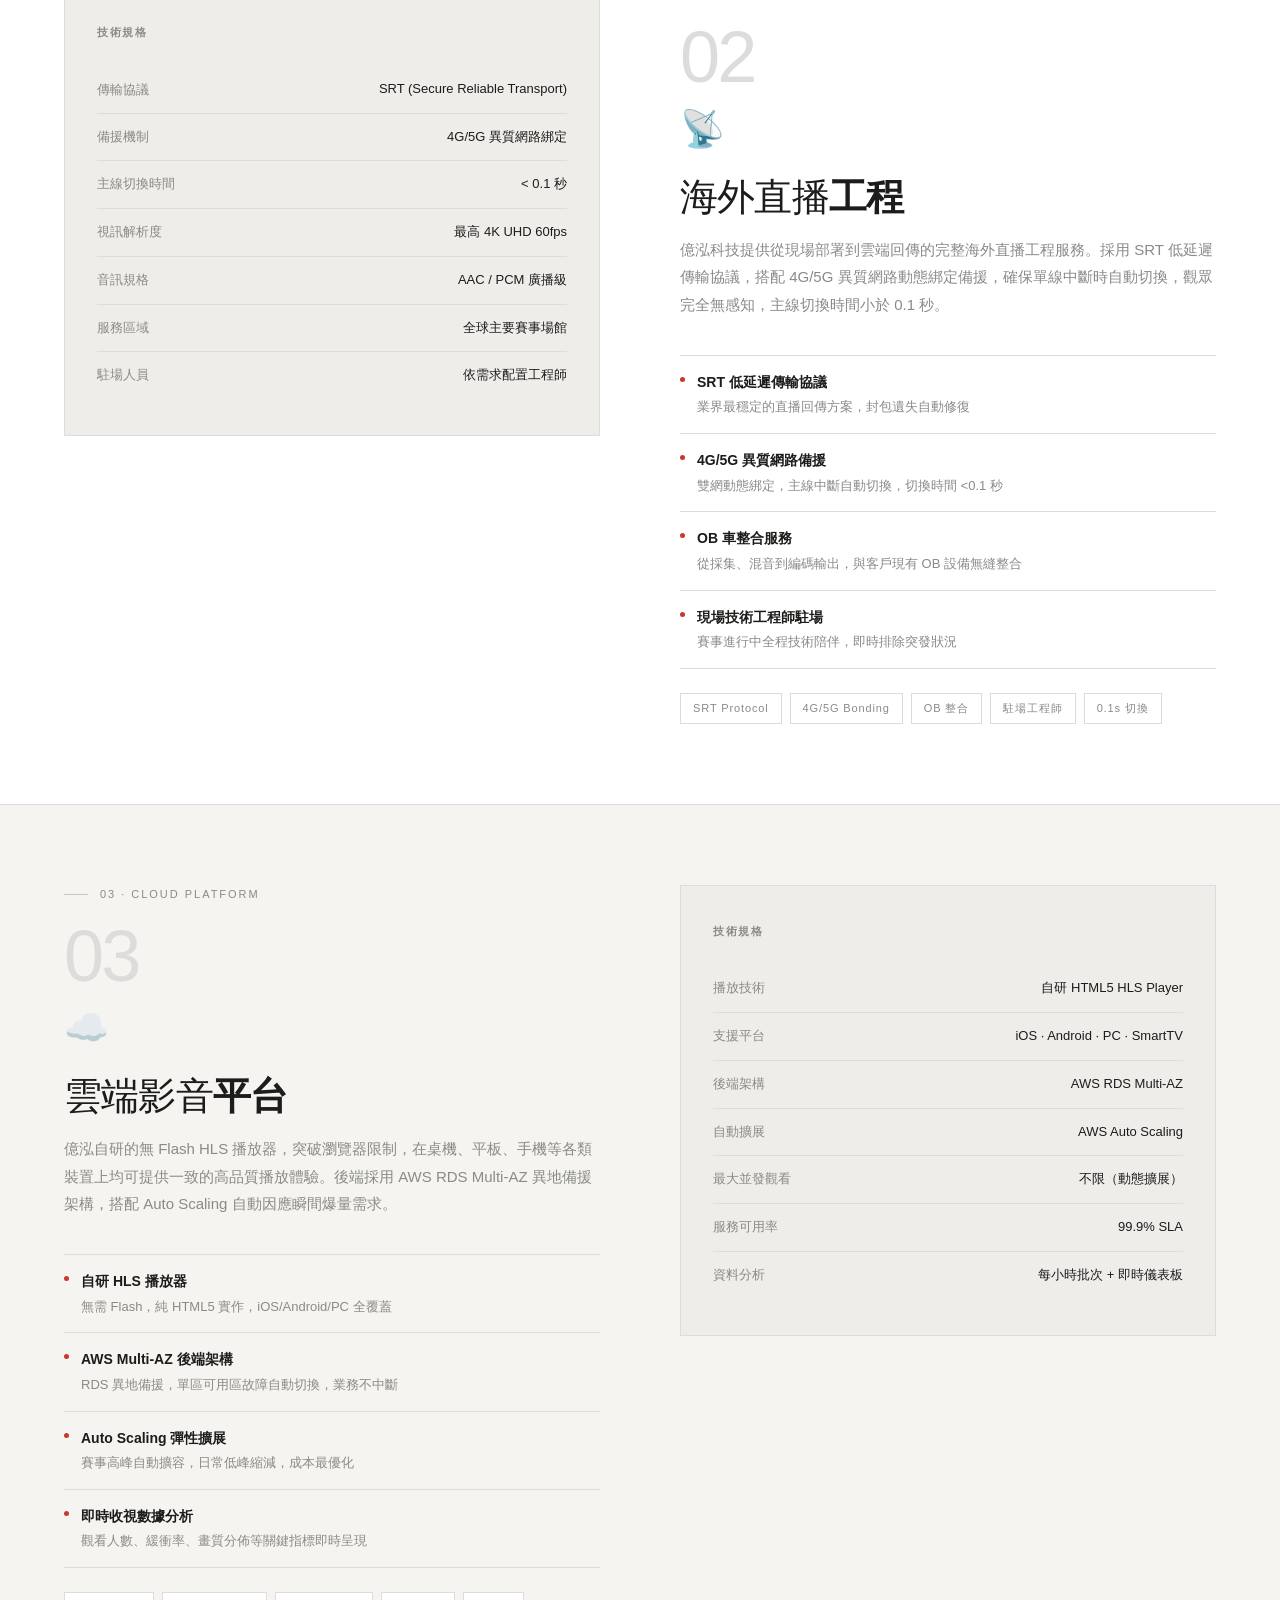
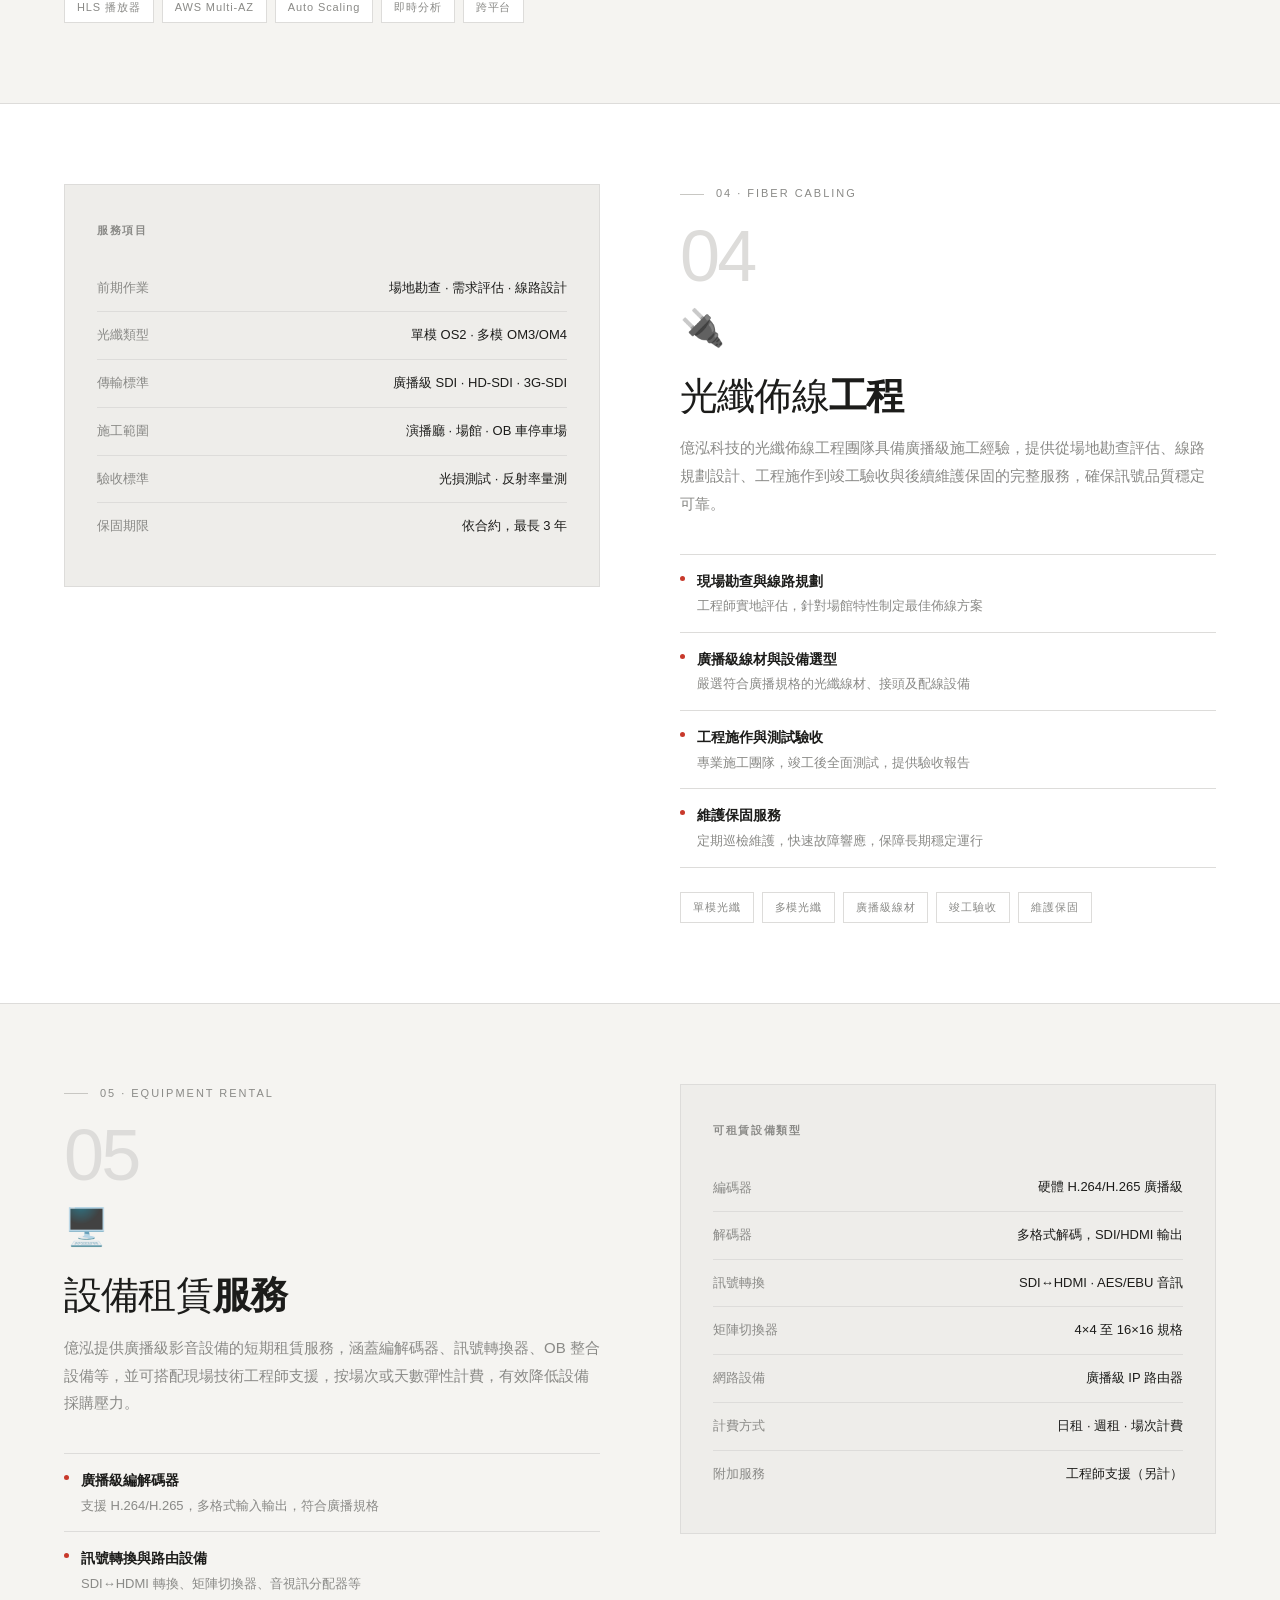
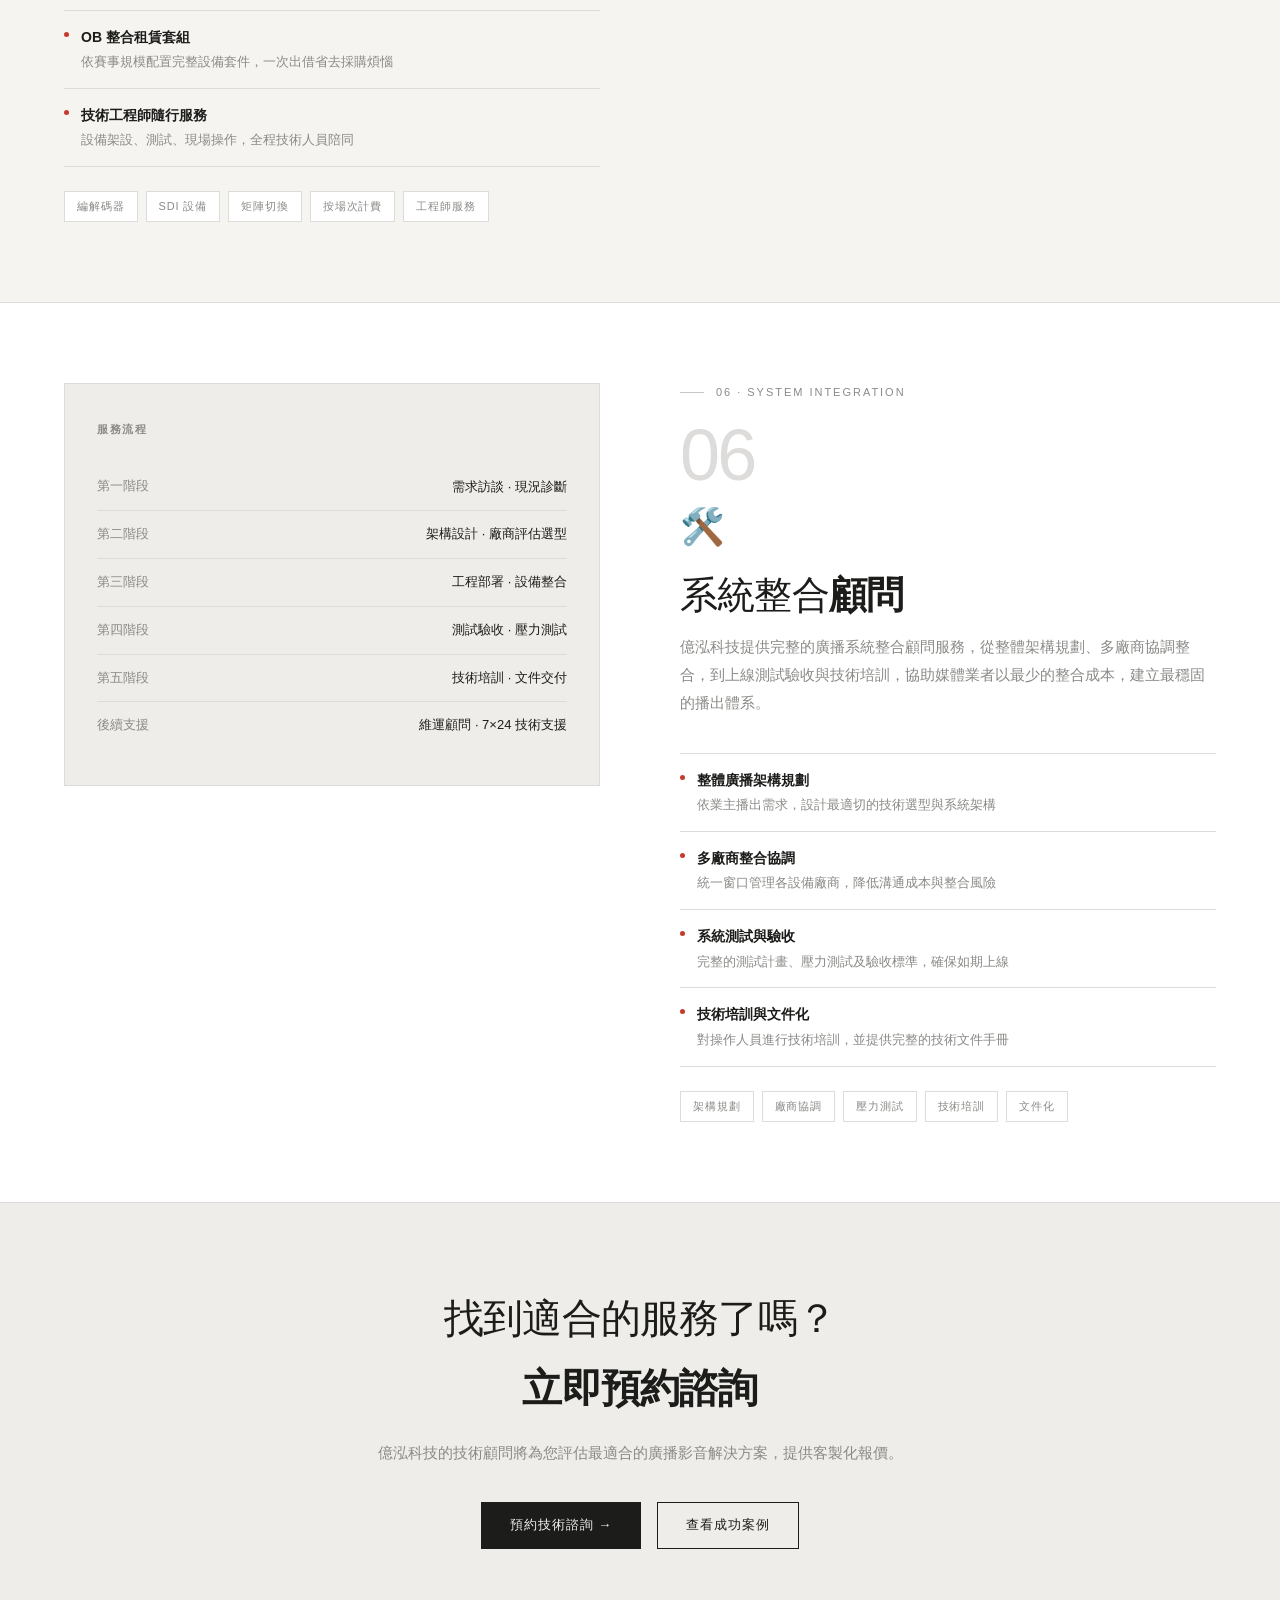
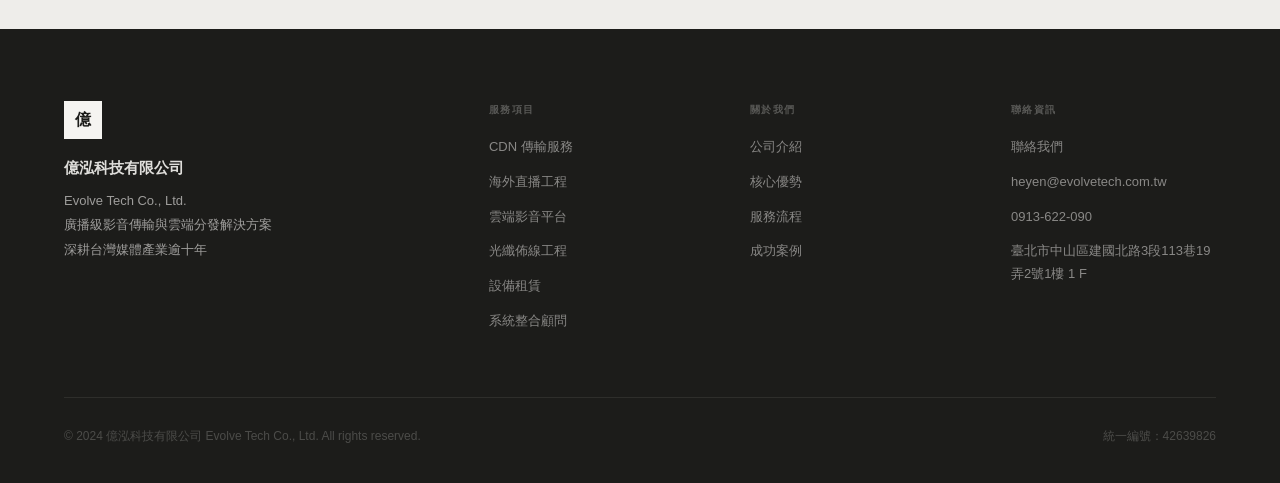
<file: services.html>
<!DOCTYPE html>
<html lang="zh-Hant">
<head>
  <meta charset="UTF-8" />
  <meta name="viewport" content="width=device-width, initial-scale=1.0" />
  <title>服務項目 | 億泓科技有限公司</title>
  <meta name="description" content="億泓科技提供廣播級 CDN 傳輸、海外直播工程、雲端影音平台、光纖佈線、設備租賃及系統整合顧問等完整廣播影音服務。" />
  <link rel="stylesheet" href="style.css" />
  <style>
    /* ── SERVICE DETAIL ── */
    .svc-section {
      border-top: 1px solid var(--border);
      padding: 80px var(--pad-x);
    }
    .svc-section:nth-child(even) { background: var(--white); }
    .svc-section-inner {
      max-width: var(--max-w); margin: 0 auto;
      display: grid; grid-template-columns: 1fr 1fr; gap: 80px; align-items: start;
    }
    .svc-section:nth-child(even) .svc-section-inner { direction: rtl; }
    .svc-section:nth-child(even) .svc-section-inner > * { direction: ltr; }

    .svc-s-label {
      font-size: 11px; letter-spacing: .18em; color: var(--gray);
      display: flex; align-items: center; gap: 12px; margin-bottom: 16px;
    }
    .svc-s-label::before { content: ''; width: 24px; height: 1px; background: var(--lgray); }
    .svc-s-num { font-size: 72px; font-weight: 200; color: var(--border); line-height: 1; margin-bottom: 4px; letter-spacing: -.04em; }
    .svc-s-icon { font-size: 36px; margin-bottom: 16px; }
    .svc-s-title {
      font-size: clamp(26px, 3.5vw, 38px); font-weight: 200;
      letter-spacing: -.02em; margin-bottom: 16px; line-height: 1.15;
    }
    .svc-s-title strong { font-weight: 700; }
    .svc-s-desc { font-size: 15px; color: var(--gray); line-height: 1.85; margin-bottom: 36px; }

    .feat-list { list-style: none; }
    .feat-list li {
      display: flex; align-items: flex-start; gap: 12px;
      padding: 14px 0; border-bottom: 1px solid var(--border);
      font-size: 14px;
    }
    .feat-list li:first-child { border-top: 1px solid var(--border); }
    .feat-list li::before {
      content: ''; width: 5px; height: 5px; border-radius: 50%;
      background: var(--red); flex-shrink: 0; margin-top: 7px;
    }
    .feat-list li span { color: var(--gray); font-size: 13px; display: block; margin-top: 2px; }

    /* spec panel */
    .spec-panel {
      background: var(--bg2); border: 1px solid var(--border);
      padding: 36px 32px;
    }
    .spec-panel h4 {
      font-size: 11px; letter-spacing: .15em; color: var(--gray);
      margin-bottom: 24px; text-transform: uppercase;
    }
    .spec-row {
      display: flex; justify-content: space-between; align-items: flex-start;
      padding: 12px 0; border-bottom: 1px solid var(--border);
      font-size: 13px; gap: 16px;
    }
    .spec-row:last-child { border-bottom: none; }
    .spec-row .sk { color: var(--gray); flex-shrink: 0; }
    .spec-row .sv { text-align: right; font-weight: 500; }

    .tag-list { display: flex; flex-wrap: wrap; gap: 8px; margin-top: 24px; }
    .tag {
      font-size: 11px; letter-spacing: .08em; padding: 5px 12px;
      border: 1px solid var(--border); color: var(--gray); background: var(--white);
    }

    /* ── CTA BAND ── */
    .svc-cta {
      background: var(--bg2);
      border-top: 1px solid var(--border);
      padding: 80px var(--pad-x); text-align: center;
    }
    .svc-cta-inner { max-width: 600px; margin: 0 auto; }
    .svc-cta h2 {
      font-size: clamp(26px, 3.5vw, 40px); font-weight: 200;
      letter-spacing: -.02em; margin-bottom: 16px;
    }
    .svc-cta h2 strong { font-weight: 700; }
    .svc-cta p { font-size: 15px; color: var(--gray); margin-bottom: 36px; line-height: 1.8; }

    /* ── NAV ANCHOR MENU ── */
    .svc-nav {
      position: sticky; top: var(--nav-h); z-index: 100;
      background: var(--white);
      border-bottom: 1px solid var(--border);
      overflow-x: auto;
    }
    .svc-nav-inner {
      max-width: var(--max-w); margin: 0 auto; padding: 0 var(--pad-x);
      display: flex; gap: 0;
    }
    .svc-nav-inner a {
      font-size: 12px; letter-spacing: .06em; color: var(--gray);
      padding: 16px 20px; white-space: nowrap;
      border-bottom: 2px solid transparent;
      transition: color .2s, border-color .2s;
    }
    .svc-nav-inner a:hover { color: var(--ink); border-color: var(--ink); }

    @media (max-width: 900px) {
      .svc-section-inner { grid-template-columns: 1fr; gap: 40px; }
      .svc-section:nth-child(even) .svc-section-inner { direction: ltr; }
    }
  </style>
</head>
<body>

<!-- ── NAV ── -->
<nav id="nav">
  <div class="nav-inner">
    <a class="nav-logo" href="index.html">
      <div class="nav-logo-icon">億</div>
      <div class="nav-logo-text">
        <div class="nm">億泓科技</div>
        <div class="en">Evolve Tech</div>
      </div>
    </a>
    <div class="nav-links">
      <a href="index.html">首頁</a>
      <a href="services.html" class="active">服務項目</a>
      <a href="cases.html">成功案例</a>
      <a href="about.html">關於億泓</a>
      <a href="contact.html" class="nav-cta">立即諮詢</a>
    </div>
    <button class="nav-ham" id="ham" aria-label="選單">
      <span></span><span></span><span></span>
    </button>
  </div>
</nav>
<div id="nav-mobile">
  <a href="index.html">首頁</a>
  <a href="services.html" class="active">服務項目</a>
  <a href="cases.html">成功案例</a>
  <a href="about.html">關於億泓</a>
  <a href="contact.html" class="m-cta">立即諮詢</a>
</div>

<!-- ── PAGE HERO ── -->
<div class="page-hero-border">
  <div class="page-hero">
    <div class="ph-label fbi">SERVICES · 服務項目</div>
    <h1 class="fbi">全方位廣播<br><strong>技術服務</strong></h1>
    <p class="ph-desc fbi">從訊號採集、現場傳輸、雲端分發到系統整合，億泓科技提供媒體產業完整的廣播工程一站式服務，每一環節均符合廣播級技術標準。</p>
  </div>
</div>

<!-- ── SERVICE ANCHOR NAV ── -->
<div class="svc-nav">
  <div class="svc-nav-inner">
    <a href="#cdn">CDN 傳輸</a>
    <a href="#live">海外直播</a>
    <a href="#cloud">雲端平台</a>
    <a href="#fiber">光纖佈線</a>
    <a href="#equip">設備租賃</a>
    <a href="#si">系統整合</a>
  </div>
</div>

<!-- ── 01 CDN ── -->
<div class="svc-section" id="cdn">
  <div class="svc-section-inner">
    <div>
      <div class="svc-s-label">01 · CDN DELIVERY</div>
      <div class="svc-s-num fbi">01</div>
      <div class="svc-s-icon fbi">🌐</div>
      <h2 class="svc-s-title fbi">廣播級<br><strong>CDN 傳輸服務</strong></h2>
      <p class="svc-s-desc fbi">以 Amazon CloudFront 為核心基礎建設，透過遍布全球 81 個以上的邊緣節點進行智慧路由分發，無論觀眾身處台灣或海外，均可享有穩定低延遲的串流體驗。支援 HLS、DASH、RTMP 等主流格式，可靈活對應各類播出需求。</p>
      <ul class="feat-list">
        <li><div><strong>全球 81+ 邊緣節點覆蓋</strong><span>Amazon CloudFront 智慧路由，自動選擇最佳傳輸路徑</span></div></li>
        <li><div><strong>多協議格式支援</strong><span>HLS、DASH、RTMP、SRT，對應直播與 VOD 全場景</span></div></li>
        <li><div><strong>即時流量監控</strong><span>每小時批次解析 CDN Log，並發峰值與地域分佈一目了然</span></div></li>
        <li><div><strong>彈性頻寬計費</strong><span>按實際用量計費，無需預付龐大衛星頻寬費用</span></div></li>
      </ul>
      <div class="tag-list fbi">
        <span class="tag">Amazon CloudFront</span>
        <span class="tag">HLS / DASH</span>
        <span class="tag">RTMP / SRT</span>
        <span class="tag">即時監控</span>
        <span class="tag">彈性計費</span>
      </div>
    </div>
    <div class="fbi">
      <div class="spec-panel">
        <h4>技術規格</h4>
        <div class="spec-row"><span class="sk">CDN 供應商</span><span class="sv">Amazon CloudFront</span></div>
        <div class="spec-row"><span class="sk">全球節點數</span><span class="sv">81+ 邊緣位置</span></div>
        <div class="spec-row"><span class="sk">支援協議</span><span class="sv">HLS · DASH · RTMP · SRT</span></div>
        <div class="spec-row"><span class="sk">最大並發</span><span class="sv">依需求動態擴展</span></div>
        <div class="spec-row"><span class="sk">服務可用率</span><span class="sv">99.9% SLA</span></div>
        <div class="spec-row"><span class="sk">監控週期</span><span class="sv">每小時批次分析</span></div>
        <div class="spec-row"><span class="sk">計費模式</span><span class="sv">流量 / 請求數計費</span></div>
      </div>
      <div style="margin-top:24px; padding:24px 28px; border:1px solid var(--red-l); background:var(--red-l);">
        <div style="font-size:11px; letter-spacing:.1em; color:var(--red); margin-bottom:8px;">COST BENEFIT</div>
        <div style="font-size:28px; font-weight:200; color:var(--ink);">較衛星傳輸<strong style="font-weight:700;">節省 60%</strong></div>
        <div style="font-size:13px; color:var(--gray); margin-top:6px;">以公網 CDN 取代傳統衛星頻寬</div>
      </div>
    </div>
  </div>
</div>

<!-- ── 02 海外直播 ── -->
<div class="svc-section" id="live">
  <div class="svc-section-inner">
    <div>
      <div class="svc-s-label">02 · LIVE BROADCAST</div>
      <div class="svc-s-num fbi">02</div>
      <div class="svc-s-icon fbi">📡</div>
      <h2 class="svc-s-title fbi">海外直播<strong>工程</strong></h2>
      <p class="svc-s-desc fbi">億泓科技提供從現場部署到雲端回傳的完整海外直播工程服務。採用 SRT 低延遲傳輸協議，搭配 4G/5G 異質網路動態綁定備援，確保單線中斷時自動切換，觀眾完全無感知，主線切換時間小於 0.1 秒。</p>
      <ul class="feat-list">
        <li><div><strong>SRT 低延遲傳輸協議</strong><span>業界最穩定的直播回傳方案，封包遺失自動修復</span></div></li>
        <li><div><strong>4G/5G 異質網路備援</strong><span>雙網動態綁定，主線中斷自動切換，切換時間 &lt;0.1 秒</span></div></li>
        <li><div><strong>OB 車整合服務</strong><span>從採集、混音到編碼輸出，與客戶現有 OB 設備無縫整合</span></div></li>
        <li><div><strong>現場技術工程師駐場</strong><span>賽事進行中全程技術陪伴，即時排除突發狀況</span></div></li>
      </ul>
      <div class="tag-list fbi">
        <span class="tag">SRT Protocol</span>
        <span class="tag">4G/5G Bonding</span>
        <span class="tag">OB 整合</span>
        <span class="tag">駐場工程師</span>
        <span class="tag">0.1s 切換</span>
      </div>
    </div>
    <div class="fbi">
      <div class="spec-panel">
        <h4>技術規格</h4>
        <div class="spec-row"><span class="sk">傳輸協議</span><span class="sv">SRT (Secure Reliable Transport)</span></div>
        <div class="spec-row"><span class="sk">備援機制</span><span class="sv">4G/5G 異質網路綁定</span></div>
        <div class="spec-row"><span class="sk">主線切換時間</span><span class="sv">&lt; 0.1 秒</span></div>
        <div class="spec-row"><span class="sk">視訊解析度</span><span class="sv">最高 4K UHD 60fps</span></div>
        <div class="spec-row"><span class="sk">音訊規格</span><span class="sv">AAC / PCM 廣播級</span></div>
        <div class="spec-row"><span class="sk">服務區域</span><span class="sv">全球主要賽事場館</span></div>
        <div class="spec-row"><span class="sk">駐場人員</span><span class="sv">依需求配置工程師</span></div>
      </div>
    </div>
  </div>
</div>

<!-- ── 03 雲端平台 ── -->
<div class="svc-section" id="cloud">
  <div class="svc-section-inner">
    <div>
      <div class="svc-s-label">03 · CLOUD PLATFORM</div>
      <div class="svc-s-num fbi">03</div>
      <div class="svc-s-icon fbi">☁️</div>
      <h2 class="svc-s-title fbi">雲端影音<strong>平台</strong></h2>
      <p class="svc-s-desc fbi">億泓自研的無 Flash HLS 播放器，突破瀏覽器限制，在桌機、平板、手機等各類裝置上均可提供一致的高品質播放體驗。後端採用 AWS RDS Multi-AZ 異地備援架構，搭配 Auto Scaling 自動因應瞬間爆量需求。</p>
      <ul class="feat-list">
        <li><div><strong>自研 HLS 播放器</strong><span>無需 Flash，純 HTML5 實作，iOS/Android/PC 全覆蓋</span></div></li>
        <li><div><strong>AWS Multi-AZ 後端架構</strong><span>RDS 異地備援，單區可用區故障自動切換，業務不中斷</span></div></li>
        <li><div><strong>Auto Scaling 彈性擴展</strong><span>賽事高峰自動擴容，日常低峰縮減，成本最優化</span></div></li>
        <li><div><strong>即時收視數據分析</strong><span>觀看人數、緩衝率、畫質分佈等關鍵指標即時呈現</span></div></li>
      </ul>
      <div class="tag-list fbi">
        <span class="tag">HLS 播放器</span>
        <span class="tag">AWS Multi-AZ</span>
        <span class="tag">Auto Scaling</span>
        <span class="tag">即時分析</span>
        <span class="tag">跨平台</span>
      </div>
    </div>
    <div class="fbi">
      <div class="spec-panel">
        <h4>技術規格</h4>
        <div class="spec-row"><span class="sk">播放技術</span><span class="sv">自研 HTML5 HLS Player</span></div>
        <div class="spec-row"><span class="sk">支援平台</span><span class="sv">iOS · Android · PC · SmartTV</span></div>
        <div class="spec-row"><span class="sk">後端架構</span><span class="sv">AWS RDS Multi-AZ</span></div>
        <div class="spec-row"><span class="sk">自動擴展</span><span class="sv">AWS Auto Scaling</span></div>
        <div class="spec-row"><span class="sk">最大並發觀看</span><span class="sv">不限（動態擴展）</span></div>
        <div class="spec-row"><span class="sk">服務可用率</span><span class="sv">99.9% SLA</span></div>
        <div class="spec-row"><span class="sk">資料分析</span><span class="sv">每小時批次 + 即時儀表板</span></div>
      </div>
    </div>
  </div>
</div>

<!-- ── 04 光纖佈線 ── -->
<div class="svc-section" id="fiber">
  <div class="svc-section-inner">
    <div>
      <div class="svc-s-label">04 · FIBER CABLING</div>
      <div class="svc-s-num fbi">04</div>
      <div class="svc-s-icon fbi">🔌</div>
      <h2 class="svc-s-title fbi">光纖佈線<strong>工程</strong></h2>
      <p class="svc-s-desc fbi">億泓科技的光纖佈線工程團隊具備廣播級施工經驗，提供從場地勘查評估、線路規劃設計、工程施作到竣工驗收與後續維護保固的完整服務，確保訊號品質穩定可靠。</p>
      <ul class="feat-list">
        <li><div><strong>現場勘查與線路規劃</strong><span>工程師實地評估，針對場館特性制定最佳佈線方案</span></div></li>
        <li><div><strong>廣播級線材與設備選型</strong><span>嚴選符合廣播規格的光纖線材、接頭及配線設備</span></div></li>
        <li><div><strong>工程施作與測試驗收</strong><span>專業施工團隊，竣工後全面測試，提供驗收報告</span></div></li>
        <li><div><strong>維護保固服務</strong><span>定期巡檢維護，快速故障響應，保障長期穩定運行</span></div></li>
      </ul>
      <div class="tag-list fbi">
        <span class="tag">單模光纖</span>
        <span class="tag">多模光纖</span>
        <span class="tag">廣播級線材</span>
        <span class="tag">竣工驗收</span>
        <span class="tag">維護保固</span>
      </div>
    </div>
    <div class="fbi">
      <div class="spec-panel">
        <h4>服務項目</h4>
        <div class="spec-row"><span class="sk">前期作業</span><span class="sv">場地勘查 · 需求評估 · 線路設計</span></div>
        <div class="spec-row"><span class="sk">光纖類型</span><span class="sv">單模 OS2 · 多模 OM3/OM4</span></div>
        <div class="spec-row"><span class="sk">傳輸標準</span><span class="sv">廣播級 SDI · HD-SDI · 3G-SDI</span></div>
        <div class="spec-row"><span class="sk">施工範圍</span><span class="sv">演播廳 · 場館 · OB 車停車場</span></div>
        <div class="spec-row"><span class="sk">驗收標準</span><span class="sv">光損測試 · 反射率量測</span></div>
        <div class="spec-row"><span class="sk">保固期限</span><span class="sv">依合約，最長 3 年</span></div>
      </div>
    </div>
  </div>
</div>

<!-- ── 05 設備租賃 ── -->
<div class="svc-section" id="equip">
  <div class="svc-section-inner">
    <div>
      <div class="svc-s-label">05 · EQUIPMENT RENTAL</div>
      <div class="svc-s-num fbi">05</div>
      <div class="svc-s-icon fbi">🖥️</div>
      <h2 class="svc-s-title fbi">設備租賃<strong>服務</strong></h2>
      <p class="svc-s-desc fbi">億泓提供廣播級影音設備的短期租賃服務，涵蓋編解碼器、訊號轉換器、OB 整合設備等，並可搭配現場技術工程師支援，按場次或天數彈性計費，有效降低設備採購壓力。</p>
      <ul class="feat-list">
        <li><div><strong>廣播級編解碼器</strong><span>支援 H.264/H.265，多格式輸入輸出，符合廣播規格</span></div></li>
        <li><div><strong>訊號轉換與路由設備</strong><span>SDI↔HDMI 轉換、矩陣切換器、音視訊分配器等</span></div></li>
        <li><div><strong>OB 整合租賃套組</strong><span>依賽事規模配置完整設備套件，一次出借省去採購煩惱</span></div></li>
        <li><div><strong>技術工程師隨行服務</strong><span>設備架設、測試、現場操作，全程技術人員陪同</span></div></li>
      </ul>
      <div class="tag-list fbi">
        <span class="tag">編解碼器</span>
        <span class="tag">SDI 設備</span>
        <span class="tag">矩陣切換</span>
        <span class="tag">按場次計費</span>
        <span class="tag">工程師服務</span>
      </div>
    </div>
    <div class="fbi">
      <div class="spec-panel">
        <h4>可租賃設備類型</h4>
        <div class="spec-row"><span class="sk">編碼器</span><span class="sv">硬體 H.264/H.265 廣播級</span></div>
        <div class="spec-row"><span class="sk">解碼器</span><span class="sv">多格式解碼，SDI/HDMI 輸出</span></div>
        <div class="spec-row"><span class="sk">訊號轉換</span><span class="sv">SDI↔HDMI · AES/EBU 音訊</span></div>
        <div class="spec-row"><span class="sk">矩陣切換器</span><span class="sv">4×4 至 16×16 規格</span></div>
        <div class="spec-row"><span class="sk">網路設備</span><span class="sv">廣播級 IP 路由器</span></div>
        <div class="spec-row"><span class="sk">計費方式</span><span class="sv">日租 · 週租 · 場次計費</span></div>
        <div class="spec-row"><span class="sk">附加服務</span><span class="sv">工程師支援（另計）</span></div>
      </div>
    </div>
  </div>
</div>

<!-- ── 06 系統整合 ── -->
<div class="svc-section" id="si">
  <div class="svc-section-inner">
    <div>
      <div class="svc-s-label">06 · SYSTEM INTEGRATION</div>
      <div class="svc-s-num fbi">06</div>
      <div class="svc-s-icon fbi">🛠️</div>
      <h2 class="svc-s-title fbi">系統整合<strong>顧問</strong></h2>
      <p class="svc-s-desc fbi">億泓科技提供完整的廣播系統整合顧問服務，從整體架構規劃、多廠商協調整合，到上線測試驗收與技術培訓，協助媒體業者以最少的整合成本，建立最穩固的播出體系。</p>
      <ul class="feat-list">
        <li><div><strong>整體廣播架構規劃</strong><span>依業主播出需求，設計最適切的技術選型與系統架構</span></div></li>
        <li><div><strong>多廠商整合協調</strong><span>統一窗口管理各設備廠商，降低溝通成本與整合風險</span></div></li>
        <li><div><strong>系統測試與驗收</strong><span>完整的測試計畫、壓力測試及驗收標準，確保如期上線</span></div></li>
        <li><div><strong>技術培訓與文件化</strong><span>對操作人員進行技術培訓，並提供完整的技術文件手冊</span></div></li>
      </ul>
      <div class="tag-list fbi">
        <span class="tag">架構規劃</span>
        <span class="tag">廠商協調</span>
        <span class="tag">壓力測試</span>
        <span class="tag">技術培訓</span>
        <span class="tag">文件化</span>
      </div>
    </div>
    <div class="fbi">
      <div class="spec-panel">
        <h4>服務流程</h4>
        <div class="spec-row"><span class="sk">第一階段</span><span class="sv">需求訪談 · 現況診斷</span></div>
        <div class="spec-row"><span class="sk">第二階段</span><span class="sv">架構設計 · 廠商評估選型</span></div>
        <div class="spec-row"><span class="sk">第三階段</span><span class="sv">工程部署 · 設備整合</span></div>
        <div class="spec-row"><span class="sk">第四階段</span><span class="sv">測試驗收 · 壓力測試</span></div>
        <div class="spec-row"><span class="sk">第五階段</span><span class="sv">技術培訓 · 文件交付</span></div>
        <div class="spec-row"><span class="sk">後續支援</span><span class="sv">維運顧問 · 7×24 技術支援</span></div>
      </div>
    </div>
  </div>
</div>

<!-- ── CTA ── -->
<div class="svc-cta">
  <div class="svc-cta-inner">
    <h2 class="fbi">找到適合的服務了嗎？<br><strong>立即預約諮詢</strong></h2>
    <p class="fbi">億泓科技的技術顧問將為您評估最適合的廣播影音解決方案，提供客製化報價。</p>
    <div style="display:flex; gap:16px; justify-content:center; flex-wrap:wrap;" class="fbi">
      <a href="contact.html" class="btn btn-solid">預約技術諮詢 →</a>
      <a href="cases.html" class="btn">查看成功案例</a>
    </div>
  </div>
</div>

<!-- ── FOOTER ── -->
<footer>
  <div class="footer-inner">
    <div class="footer-top">
      <div>
        <div class="f-logo-icon">億</div>
        <div class="f-logo-name">億泓科技有限公司</div>
        <div class="f-logo-desc">Evolve Tech Co., Ltd.<br>廣播級影音傳輸與雲端分發解決方案<br>深耕台灣媒體產業逾十年</div>
      </div>
      <div class="f-col">
        <h4>服務項目</h4>
        <a href="#cdn">CDN 傳輸服務</a>
        <a href="#live">海外直播工程</a>
        <a href="#cloud">雲端影音平台</a>
        <a href="#fiber">光纖佈線工程</a>
        <a href="#equip">設備租賃</a>
        <a href="#si">系統整合顧問</a>
      </div>
      <div class="f-col">
        <h4>關於我們</h4>
        <a href="about.html">公司介紹</a>
        <a href="about.html#strengths">核心優勢</a>
        <a href="about.html#workflow">服務流程</a>
        <a href="cases.html">成功案例</a>
      </div>
      <div class="f-col">
        <h4>聯絡資訊</h4>
        <a href="contact.html">聯絡我們</a>
        <a href="mailto:heyen@evolvetech.com.tw">heyen@evolvetech.com.tw</a>
        <a href="tel:0913-622-090">0913-622-090</a>
        <a href="#">臺北市中山區建國北路3段113巷19弄2號1樓 1 F</a>
      </div>
    </div>
    <div class="footer-bottom">
      <span>© 2024 億泓科技有限公司 Evolve Tech Co., Ltd. All rights reserved.</span>
      <span>統一編號：42639826 </span>
    </div>
  </div>
</footer>

<script>
  const ham = document.getElementById('ham');
  const mob = document.getElementById('nav-mobile');
  ham.addEventListener('click', () => {
    ham.classList.toggle('open');
    mob.classList.toggle('open');
  });
  const io = new IntersectionObserver(entries => {
    entries.forEach(e => {
      if (!e.isIntersecting) return;
      e.target.style.animationDelay = '0s';
      e.target.classList.add('go');
      io.unobserve(e.target);
    });
  }, { threshold: 0.1 });
  document.querySelectorAll('.fbi').forEach(el => io.observe(el));
</script>
</body>
</html>
</file>
<file: style.css>
/* ══════════════════════════════════════════════
   億泓科技官網 · 共用樣式  Evolve Tech Co., Ltd.
   ══════════════════════════════════════════════ */

*, *::before, *::after { box-sizing: border-box; margin: 0; padding: 0; }

:root {
  --bg:      #f5f4f1;
  --bg2:     #eeedea;
  --bg3:     #e5e4e0;
  --white:   #ffffff;
  --ink:     #1c1c1a;
  --ink2:    #3a3a38;
  --gray:    #8a8a87;
  --lgray:   #c8c7c3;
  --border:  #dddcda;
  --red:     #c8392b;
  --red-l:   rgba(200,57,43,.08);
  --nav-h:   60px;
  --max-w:   1160px;
  --pad-x:   5%;
}

html { scroll-behavior: smooth; }
body {
  font-family: 'Helvetica Neue', 'Hiragino Sans', 'Microsoft JhengHei', sans-serif;
  background: var(--bg); color: var(--ink);
  line-height: 1.75; overflow-x: hidden; font-size: 15px;
  -webkit-font-smoothing: antialiased;
}
a { color: inherit; text-decoration: none; }
img { max-width: 100%; display: block; }
::selection { background: rgba(200,57,43,.12); }

/* ── ANIMATIONS ──────────────────────────── */
@keyframes fadeBlurIn {
  from { opacity:0; transform:translateY(22px); filter:blur(7px); }
  to   { opacity:1; transform:translateY(0);    filter:blur(0);   }
}
@keyframes marqueeTick { to { transform: translateX(-50%); } }
@keyframes blinkDot { 0%,100%{opacity:1} 50%{opacity:.15} }

.fbi { opacity:0; }
.fbi.go { animation: fadeBlurIn .75s cubic-bezier(.25,.46,.45,.94) both; }

/* ── NAV ─────────────────────────────────── */
#nav {
  position: fixed; top:0; left:0; right:0; z-index:1000;
  height: var(--nav-h);
  background: rgba(245,244,241,.94);
  border-bottom: 1px solid var(--border);
  backdrop-filter: blur(20px);
  -webkit-backdrop-filter: blur(20px);
}
.nav-inner {
  max-width: var(--max-w); margin:0 auto;
  height:100%; padding:0 var(--pad-x);
  display:flex; align-items:center; justify-content:space-between;
}
.nav-logo { display:flex; align-items:center; gap:12px; }
.nav-logo-icon {
  width:34px; height:34px; background:var(--ink); color:var(--bg);
  display:flex; align-items:center; justify-content:center;
  font-size:14px; font-weight:700; letter-spacing:-.5px; flex-shrink:0;
}
.nav-logo-text .nm  { font-size:14px; font-weight:600; letter-spacing:.02em; line-height:1.2; }
.nav-logo-text .en  { font-size:11px; color:var(--gray); letter-spacing:.08em; }
.nav-links { display:flex; align-items:center; gap:32px; }
.nav-links a {
  font-size:13px; color:var(--gray); letter-spacing:.04em;
  transition:color .2s; position:relative;
}
.nav-links a:hover { color:var(--ink); }
.nav-links a.active { color:var(--ink); }
.nav-links a.active::after {
  content:''; position:absolute; bottom:-4px; left:0; right:0;
  height:1px; background:var(--ink);
}
.nav-cta {
  margin-left:4px; padding:7px 20px;
  background:var(--ink); color:var(--bg) !important;
  font-size:12px; letter-spacing:.08em;
  transition:background .2s !important;
}
.nav-cta:hover { background:var(--red) !important; color:#fff !important; }
.nav-cta::after { display:none !important; }

/* hamburger */
.nav-ham {
  display:none; flex-direction:column; gap:5px;
  cursor:pointer; padding:4px; background:none; border:none;
}
.nav-ham span { display:block; width:22px; height:1.5px; background:var(--ink); transition:.3s; }
.nav-ham.open span:nth-child(1) { transform:rotate(45deg) translate(4.5px,4.5px); }
.nav-ham.open span:nth-child(2) { opacity:0; }
.nav-ham.open span:nth-child(3) { transform:rotate(-45deg) translate(4.5px,-4.5px); }

/* mobile drawer */
#nav-mobile {
  display:none; position:fixed; top:var(--nav-h); left:0; right:0;
  background:var(--bg); border-bottom:1px solid var(--border);
  padding:28px var(--pad-x) 36px; z-index:999;
  flex-direction:column; gap:22px;
}
#nav-mobile.open { display:flex; }
#nav-mobile a { font-size:20px; font-weight:200; color:var(--gray); letter-spacing:.02em; transition:color .2s; }
#nav-mobile a:hover, #nav-mobile a.active { color:var(--ink); }
#nav-mobile .m-cta {
  display:inline-flex; padding:12px 28px;
  background:var(--ink); color:var(--bg);
  font-size:13px; letter-spacing:.08em; margin-top:8px; align-self:flex-start;
}

/* ── FOOTER ──────────────────────────────── */
footer {
  background:var(--ink); color:rgba(245,244,241,.6);
  padding:72px var(--pad-x) 36px;
}
.footer-inner { max-width:var(--max-w); margin:0 auto; }
.footer-top {
  display:grid; grid-template-columns:1.8fr 1fr 1fr 1fr;
  gap:56px; margin-bottom:52px;
}
.f-logo-icon {
  width:38px; height:38px; background:var(--bg); color:var(--ink);
  display:flex; align-items:center; justify-content:center;
  font-size:16px; font-weight:700; margin-bottom:16px;
}
.f-logo-name { font-size:15px; font-weight:600; color:rgba(245,244,241,.9); margin-bottom:8px; }
.f-logo-desc { font-size:13px; line-height:1.9; }
.f-col h4 {
  font-size:10px; letter-spacing:.15em; text-transform:uppercase;
  color:rgba(245,244,241,.28); margin-bottom:18px;
}
.f-col a {
  display:block; font-size:13px;
  color:rgba(245,244,241,.5); margin-bottom:12px; transition:color .2s;
}
.f-col a:hover { color:rgba(245,244,241,.9); }
.footer-bottom {
  border-top:1px solid rgba(245,244,241,.08); padding-top:28px;
  display:flex; justify-content:space-between; align-items:center;
  font-size:12px; color:rgba(245,244,241,.22);
}

/* ── PAGE HERO (sub-pages) ───────────────── */
.page-hero {
  padding: calc(var(--nav-h) + 88px) var(--pad-x) 80px;
  max-width:var(--max-w); margin:0 auto;
}
.page-hero-border { border-bottom:1px solid var(--border); }
.ph-label {
  display:flex; align-items:center; gap:14px;
  font-size:11px; letter-spacing:.2em; color:var(--gray);
  margin-bottom:24px;
}
.ph-label::before { content:''; width:28px; height:1px; background:var(--lgray); }
.page-hero h1 {
  font-size:clamp(42px,6vw,70px); font-weight:200;
  letter-spacing:-.025em; line-height:1.1; margin-bottom:20px;
}
.page-hero h1 strong { font-weight:700; }
.page-hero .ph-desc { font-size:16px; color:var(--gray); max-width:540px; line-height:1.85; }

/* ── SECTION UTILS ───────────────────────── */
.sec { padding:80px var(--pad-x); max-width:var(--max-w); margin:0 auto; }
.sec-label {
  display:flex; align-items:center; gap:14px;
  font-size:11px; letter-spacing:.2em; color:var(--gray); margin-bottom:14px;
}
.sec-label::before { content:''; width:28px; height:1px; background:var(--lgray); }
.sec-title { font-size:clamp(28px,4vw,44px); font-weight:200; letter-spacing:-.02em; line-height:1.2; margin-bottom:14px; }
.sec-title strong { font-weight:700; }
.sec-desc { font-size:15px; color:var(--gray); line-height:1.85; }
.sec-hd { margin-bottom:56px; }

/* ── BUTTONS ─────────────────────────────── */
.btn {
  display:inline-flex; align-items:center; gap:8px;
  padding:11px 28px; font-size:13px; letter-spacing:.07em;
  border:1px solid var(--ink); color:var(--ink);
  background:transparent; transition:background .2s, color .2s; cursor:pointer;
}
.btn:hover { background:var(--ink); color:var(--bg); }
.btn-solid { background:var(--ink); color:var(--bg); }
.btn-solid:hover { background:var(--red); border-color:var(--red); }
.btn-red { background:var(--red); color:#fff; border-color:var(--red); }
.btn-red:hover { background:#a52d21; border-color:#a52d21; }
.btn-ghost { border-color:rgba(245,244,241,.3); color:rgba(245,244,241,.7); }
.btn-ghost:hover { background:rgba(245,244,241,.1); color:#fff; border-color:rgba(245,244,241,.5); }

/* ── STATS BAND ──────────────────────────── */
.stats-band {
  background:var(--white);
  border-top:1px solid var(--border);
  border-bottom:1px solid var(--border);
}
.stats-inner {
  max-width:var(--max-w); margin:0 auto; padding:0 var(--pad-x);
  display:grid; grid-template-columns:repeat(4,1fr);
}
.stat-item {
  padding:44px 36px;
  border-right:1px solid var(--border);
}
.stat-item:last-child { border-right:none; }
.stat-num {
  font-size:clamp(36px,4vw,54px); font-weight:200;
  letter-spacing:-.03em; color:var(--ink); line-height:1;
  display:flex; align-items:baseline; gap:2px;
}
.stat-num em { font-style:normal; font-size:.52em; font-weight:300; margin-left:1px; }
.stat-label { font-size:13px; color:var(--gray); margin-top:10px; }

/* ── CLIENT MARQUEE ──────────────────────── */
.marquee-wrap {
  overflow:hidden;
  border-top:1px solid var(--border);
  border-bottom:1px solid var(--border);
  background:var(--bg); padding:18px 0;
}
.marquee-track {
  display:flex; width:max-content;
  animation:marqueeTick 26s linear infinite;
}
.marquee-item {
  font-size:12px; letter-spacing:.12em; color:var(--lgray);
  padding:0 40px; white-space:nowrap;
  border-right:1px solid var(--border);
  display:flex; align-items:center;
}

/* ── DIVIDER ─────────────────────────────── */
.hr { border:none; border-top:1px solid var(--border); }
.dark-strip {
  background:var(--ink); color:rgba(245,244,241,.8);
  padding:80px var(--pad-x);
}
.dark-strip-inner { max-width:var(--max-w); margin:0 auto; }

/* ── RESPONSIVE ──────────────────────────── */
@media (max-width:900px) {
  :root { --pad-x: 6%; }
  .nav-links { display:none; }
  .nav-ham   { display:flex; }
  .footer-top { grid-template-columns:1fr 1fr; gap:36px; }
  footer { padding:52px var(--pad-x) 32px; }
  .page-hero { padding: calc(var(--nav-h) + 56px) var(--pad-x) 56px; }
  .sec { padding:56px var(--pad-x); }
  .stats-inner { grid-template-columns:repeat(2,1fr); }
  .stat-item:nth-child(2) { border-right:none; }
  .stat-item:nth-child(3) { border-top:1px solid var(--border); border-right:1px solid var(--border); }
  .stat-item:nth-child(4) { border-top:1px solid var(--border); border-right:none; }
}
@media (max-width:600px) {
  .footer-top { grid-template-columns:1fr; gap:32px; }
  .footer-bottom { flex-direction:column; gap:10px; text-align:center; }
  .stats-inner { grid-template-columns:1fr 1fr; }
  .dark-strip { padding:56px var(--pad-x); }
}
</file>
